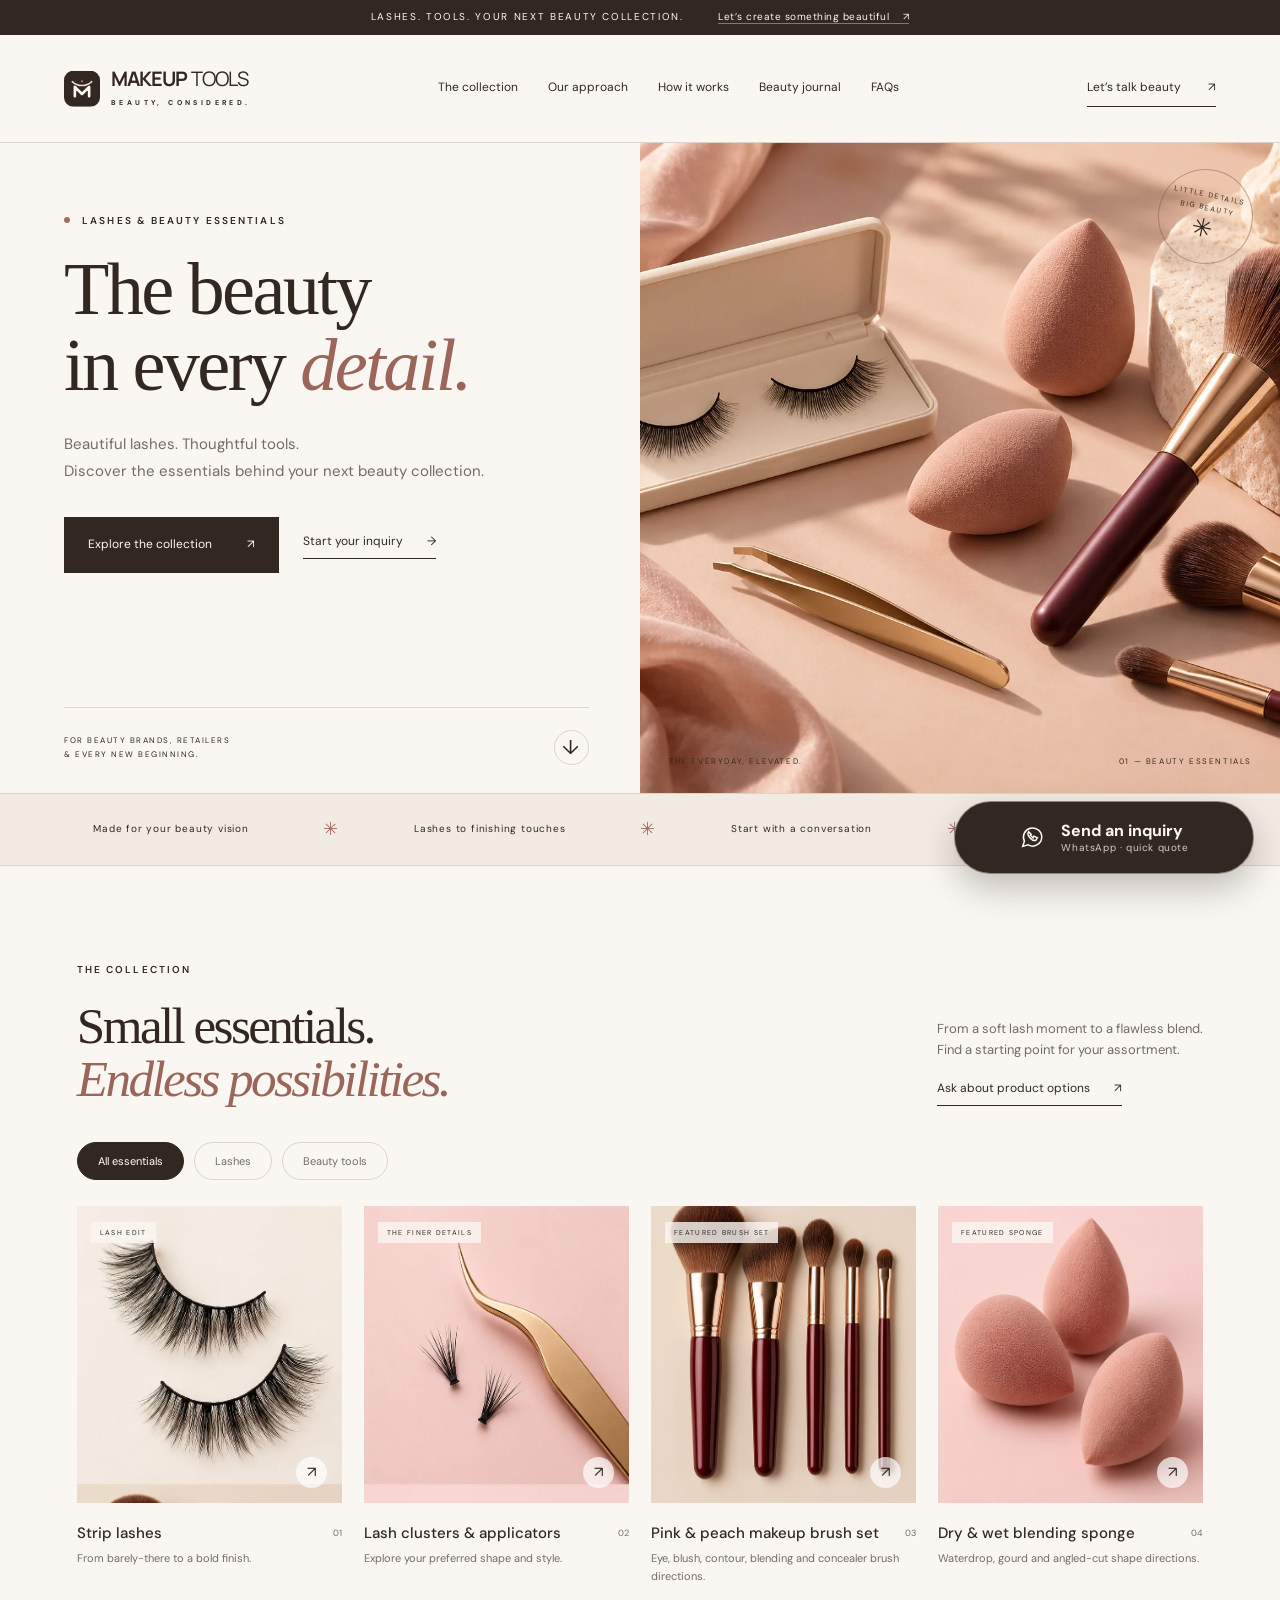
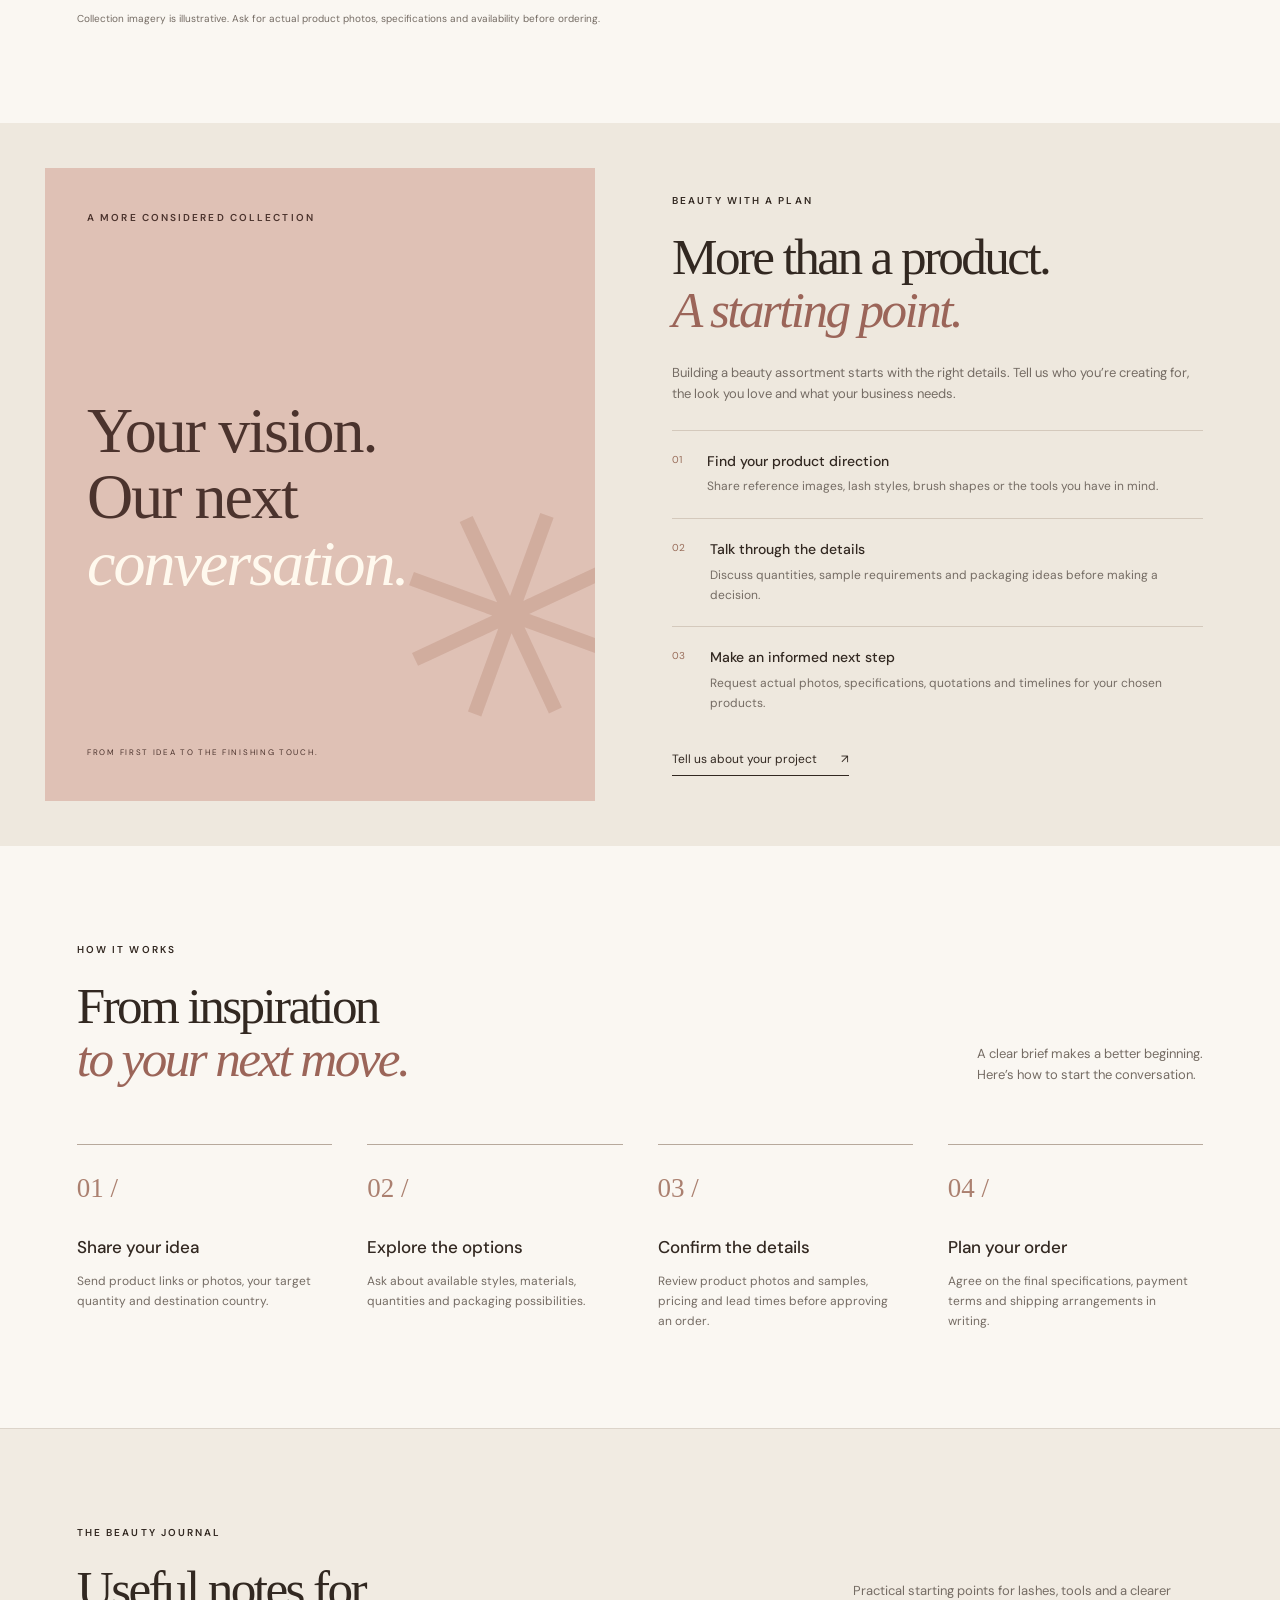
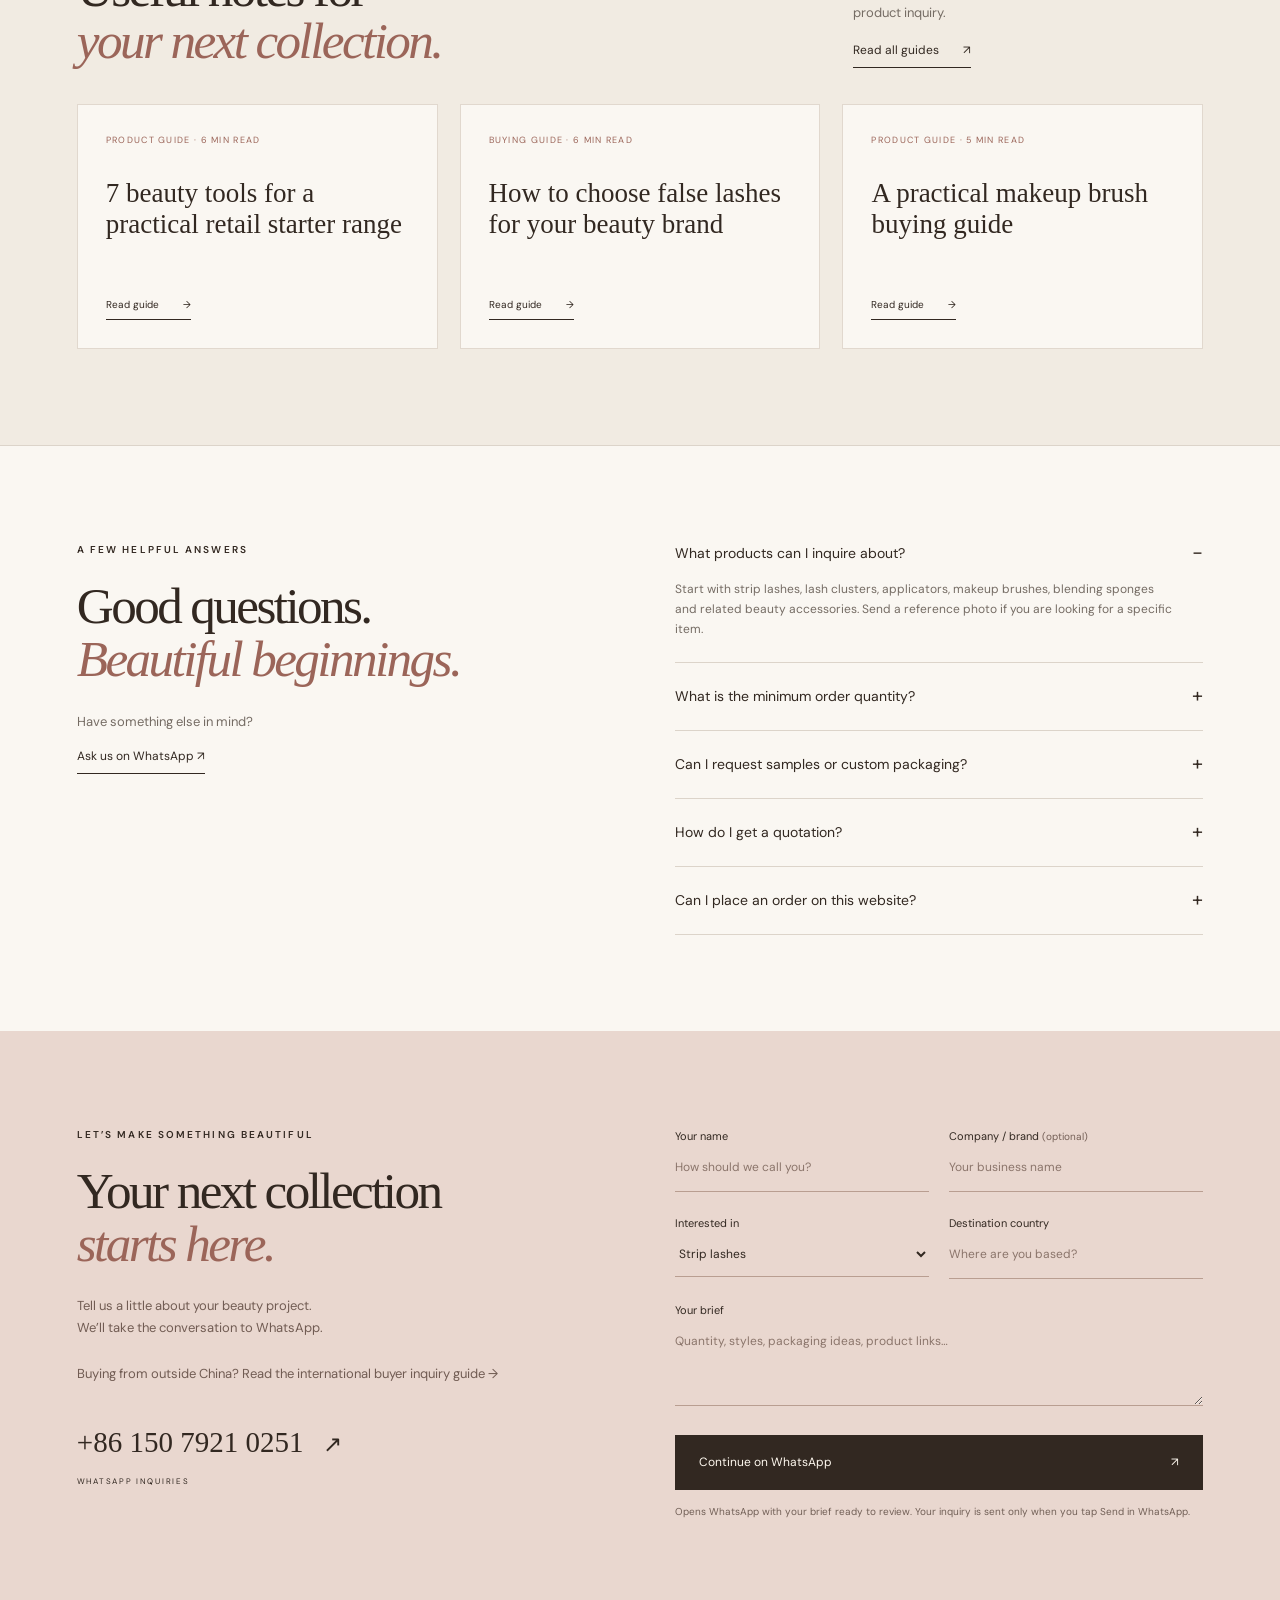
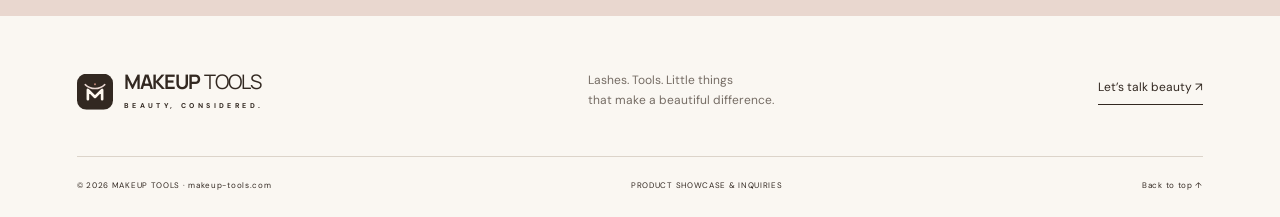
<file: index.html>
<!doctype html>
<html lang="en">
<head>
<meta charset="utf-8">
<meta name="viewport" content="width=device-width,initial-scale=1">
<title>MAKEUP TOOLS | Lashes & Beauty Tools for Your Brand</title>
<meta name="description" content="Explore lashes, makeup brushes, blending sponges and beauty accessories. Read practical beauty-tool guides, then share your product brief with MAKEUP TOOLS on WhatsApp.">
<meta name="robots" content="index,follow,max-image-preview:large">
<link rel="canonical" href="https://makeup-tools.com/">
<meta property="og:url" content="https://makeup-tools.com/">
<meta property="og:image" content="https://makeup-tools.com/hero.webp">
<meta property="og:image:alt" content="False lashes, makeup brushes and blending sponges for a beauty collection">
<meta property="og:site_name" content="MAKEUP TOOLS">
<meta name="theme-color" content="#f5f0e9">
<meta property="og:title" content="MAKEUP TOOLS — The beauty in every detail.">
<meta property="og:description" content="Lashes & beauty tools. A considered collection for your next beauty project.">
<meta property="og:type" content="website">
<meta name="twitter:card" content="summary_large_image">
<meta name="twitter:title" content="MAKEUP TOOLS | Lashes & Beauty Tools for Your Brand">
<meta name="twitter:description" content="Explore lashes and beauty tools, then start a product inquiry on WhatsApp.">
<link rel="manifest" href="site.webmanifest">
<link rel="icon" href="favicon.svg" type="image/svg+xml">
<link rel="preconnect" href="https://fonts.googleapis.com">
<link rel="preconnect" href="https://fonts.gstatic.com" crossorigin>
<link href="https://fonts.googleapis.com/css2?family=DM+Sans:wght@400;500;600;700&family=Manrope:wght@400;500;600;700&display=swap" rel="stylesheet">
<link rel="stylesheet" href="styles.css">
<link rel="stylesheet" href="brand.css">
<link rel="stylesheet" href="blog.css">
<link rel="stylesheet" href="inquiry.css">
<script type="application/ld+json">{"@context":"https://schema.org","@graph":[{"@type":"Organization","@id":"https://makeup-tools.com/#organization","name":"MAKEUP TOOLS","url":"https://makeup-tools.com/","logo":"https://makeup-tools.com/favicon.svg","contactPoint":{"@type":"ContactPoint","telephone":"+86-15079210251","contactType":"sales","availableLanguage":["English","Chinese"]}},{"@type":"WebSite","@id":"https://makeup-tools.com/#website","name":"MAKEUP TOOLS","url":"https://makeup-tools.com/","inLanguage":"en","publisher":{"@id":"https://makeup-tools.com/#organization"}},{"@type":"WebPage","@id":"https://makeup-tools.com/#webpage","url":"https://makeup-tools.com/","name":"MAKEUP TOOLS | Lashes & Beauty Tools for Your Brand","description":"Explore lashes, makeup brushes, blending sponges and beauty accessories, then start a product inquiry on WhatsApp.","isPartOf":{"@id":"https://makeup-tools.com/#website"},"about":["false lashes","makeup brushes","beauty tools"],"primaryImageOfPage":"https://makeup-tools.com/hero.webp","inLanguage":"en"},{"@type":"FAQPage","mainEntity":[{"@type":"Question","name":"What products can I inquire about?","acceptedAnswer":{"@type":"Answer","text":"Inquire about strip lashes, lash clusters, applicators, makeup brushes, blending sponges and related beauty accessories."}},{"@type":"Question","name":"How do I get a quotation?","acceptedAnswer":{"@type":"Answer","text":"Send the product category, references, quantity, packaging requirements and destination country through WhatsApp so the product details can be reviewed."}}]}]}</script>
</head>
<body>
<a class="skip" href="#main">Skip to content</a>
<div class="announcement">LASHES. TOOLS. YOUR NEXT BEAUTY COLLECTION. <a href="#inquiry">Let’s create something beautiful <span>↗</span>
</a>
</div>
<header>
<a class="logo" href="#" aria-label="Makeup Tools home">MAKEUP<span>TOOLS</span>
<i>BEAUTY, CONSIDERED.</i>
</a>
<nav aria-label="Main navigation">
<a href="#collection">The collection</a>
<a href="#approach">Our approach</a>
<a href="#process">How it works</a>
<a href="blog/">Beauty journal</a>
<a href="#faq">FAQs</a>
</nav>
<a class="header-cta" href="#inquiry">Let’s talk beauty <span>↗</span>
</a>
<button class="menu" aria-expanded="false" aria-controls="mobile-nav" aria-label="Open navigation">☰</button>
</header>
<nav id="mobile-nav" class="mobile-nav" aria-label="Mobile navigation" hidden>
<a href="#collection">The collection</a>
<a href="#approach">Our approach</a>
<a href="#process">How it works</a>
<a href="blog/">Beauty journal</a>
<a href="#faq">FAQs</a>
<a href="#inquiry">Get in touch</a>
</nav>
<main id="main">
<section class="hero">
<div class="hero-copy">
<p class="eyebrow">
<span>
</span> LASHES & BEAUTY ESSENTIALS</p>
<h1>The beauty<br>in every <em>detail.</em>
</h1>
<p class="intro">Beautiful lashes. Thoughtful tools.<br>Discover the essentials behind your next beauty collection.</p>
<div class="hero-actions">
<a class="button dark" href="#collection">Explore the collection <span>↗</span>
</a>
<a class="text-link" href="#inquiry">Start your inquiry <span>→</span>
</a>
</div>
<div class="hero-bottom">
<span>FOR BEAUTY BRANDS, RETAILERS<br>& EVERY NEW BEGINNING.</span>
<a href="#collection" aria-label="Scroll to the collection">↓</a>
</div>
</div>
<div class="hero-visual">
<img src="hero.webp" width="1536" height="1024" alt="Illustrative still life of false lashes, burgundy makeup brushes and blending sponges" fetchpriority="high">
<div class="image-label">THE EVERYDAY, ELEVATED.<span>01 — BEAUTY ESSENTIALS</span>
</div>
<span class="round-stamp">LITTLE DETAILS<br>BIG BEAUTY<br>
<b>✳</b>
</span>
</div>
</section>
<div class="values-strip">
<span>Made for your beauty vision</span>
<b>✳</b>
<span>Lashes to finishing touches</span>
<b>✳</b>
<span>Start with a conversation</span>
<b>✳</b>
<span>Your collection, considered</span>
</div>
<section class="collection section" id="collection">
<div class="section-top">
<div>
<p class="eyebrow">THE COLLECTION</p>
<h2>Small essentials.<br>
<em>Endless possibilities.</em>
</h2>
</div>
<div class="section-note">
<p>From a soft lash moment to a flawless blend.<br>Find a starting point for your assortment.</p>
<a class="text-link" href="#inquiry">Ask about product options <span>↗</span>
</a>
</div>
</div>
<div class="filters" role="group" aria-label="Filter collection">
<button class="active" data-filter="all" aria-pressed="true">All essentials</button>
<button data-filter="lashes" aria-pressed="false">Lashes</button>
<button data-filter="tools" aria-pressed="false">Beauty tools</button>
</div>
<div class="products">
<article class="product" data-category="lashes">
<a href="#inquiry" data-product="Strip lashes">
<div class="product-image quadrant q1">
<span class="product-tag">LASH EDIT</span>
<span class="card-arrow">↗</span>
</div>
<div class="product-title">
<h3>Strip lashes</h3>
<span>01</span>
</div>
<p>From barely-there to a bold finish.</p>
</a>
</article>
<article class="product" data-category="lashes">
<a href="#inquiry" data-product="Lash clusters & applicators">
<div class="product-image quadrant q2">
<span class="product-tag">THE FINER DETAILS</span>
<span class="card-arrow">↗</span>
</div>
<div class="product-title">
<h3>Lash clusters & applicators</h3>
<span>02</span>
</div>
<p>Explore your preferred shape and style.</p>
</a>
</article>
<article class="product" data-category="tools">
<a href="#inquiry" data-product="Pink & peach makeup brush set">
<div class="product-image quadrant q3">
<span class="product-tag">FEATURED BRUSH SET</span>
<span class="card-arrow">↗</span>
</div>
<div class="product-title">
<h3>Pink &amp; peach makeup brush set</h3>
<span>03</span>
</div>
<p>Eye, blush, contour, blending and concealer brush directions.</p>
</a>
</article>
<article class="product" data-category="tools">
<a href="#inquiry" data-product="Dry & wet makeup blending sponge">
<div class="product-image quadrant q4">
<span class="product-tag">FEATURED SPONGE</span>
<span class="card-arrow">↗</span>
</div>
<div class="product-title">
<h3>Dry &amp; wet blending sponge</h3>
<span>04</span>
</div>
<p>Waterdrop, gourd and angled-cut shape directions.</p>
</a>
</article>
</div>
<p class="image-disclosure">Collection imagery is illustrative. Ask for actual product photos, specifications and availability before ordering.</p>
</section>
<section class="approach" id="approach">
<div class="approach-art">
<span class="eyebrow">A MORE CONSIDERED COLLECTION</span>
<p>Your vision.<br>Our next<br>
<em>conversation.</em>
</p>
<span class="art-star">✳</span>
<span class="art-caption">FROM FIRST IDEA TO THE FINISHING TOUCH.</span>
</div>
<div class="approach-copy">
<p class="eyebrow">BEAUTY WITH A PLAN</p>
<h2>More than a product.<br>
<em>A starting point.</em>
</h2>
<p>Building a beauty assortment starts with the right details. Tell us who you’re creating for, the look you love and what your business needs.</p>
<div class="approach-row">
<span>01</span>
<div>
<h3>Find your product direction</h3>
<p>Share reference images, lash styles, brush shapes or the tools you have in mind.</p>
</div>
</div>
<div class="approach-row">
<span>02</span>
<div>
<h3>Talk through the details</h3>
<p>Discuss quantities, sample requirements and packaging ideas before making a decision.</p>
</div>
</div>
<div class="approach-row">
<span>03</span>
<div>
<h3>Make an informed next step</h3>
<p>Request actual photos, specifications, quotations and timelines for your chosen products.</p>
</div>
</div>
<a class="text-link" href="#inquiry">Tell us about your project <span>↗</span>
</a>
</div>
</section>
<section class="section process" id="process">
<div class="section-top">
<div>
<p class="eyebrow">HOW IT WORKS</p>
<h2>From inspiration<br>
<em>to your next move.</em>
</h2>
</div>
<p class="section-note">A clear brief makes a better beginning.<br>Here’s how to start the conversation.</p>
</div>
<div class="steps">
<article>
<span>01 /</span>
<h3>Share your idea</h3>
<p>Send product links or photos, your target quantity and destination country.</p>
</article>
<article>
<span>02 /</span>
<h3>Explore the options</h3>
<p>Ask about available styles, materials, quantities and packaging possibilities.</p>
</article>
<article>
<span>03 /</span>
<h3>Confirm the details</h3>
<p>Review product photos and samples, pricing and lead times before approving an order.</p>
</article>
<article>
<span>04 /</span>
<h3>Plan your order</h3>
<p>Agree on the final specifications, payment terms and shipping arrangements in writing.</p>
</article>
</div>
</section>
<section class="journal section" id="journal">
<div class="section-top">
<div>
<p class="eyebrow">THE BEAUTY JOURNAL</p>
<h2>Useful notes for<br>
<em>your next collection.</em>
</h2>
</div>
<div class="section-note">
<p>Practical starting points for lashes, tools and a clearer product inquiry.</p>
<a class="text-link" href="blog/">Read all guides <span>↗</span>
</a>
</div>
</div>
<div class="journal-grid">
<article>
<p>PRODUCT GUIDE · 6 MIN READ</p>
<h3><a href="blog/beauty-tool-starter-range-for-retailers.html">7 beauty tools for a practical retail starter range</a></h3>
<a class="text-link" href="blog/beauty-tool-starter-range-for-retailers.html">Read guide <span>→</span></a>
</article>
<article>
<p>BUYING GUIDE · 6 MIN READ</p>
<h3>
<a href="blog/how-to-choose-false-lashes-for-your-beauty-brand.html">How to choose false lashes for your beauty brand</a>
</h3>
<a class="text-link" href="blog/how-to-choose-false-lashes-for-your-beauty-brand.html">Read guide <span>→</span>
</a>
</article>
<article>
<p>PRODUCT GUIDE · 5 MIN READ</p>
<h3>
<a href="blog/makeup-brush-buying-guide.html">A practical makeup brush buying guide</a>
</h3>
<a class="text-link" href="blog/makeup-brush-buying-guide.html">Read guide <span>→</span>
</a>
</article>
</div>
</section>
<section class="faq section" id="faq">
<div>
<p class="eyebrow">A FEW HELPFUL ANSWERS</p>
<h2>Good questions.<br>
<em>Beautiful beginnings.</em>
</h2>
<p>Have something else in mind?<br>
<a class="text-link whatsapp" href="https://wa.me/8615079210251" target="_blank" rel="noopener">Ask us on WhatsApp ↗</a>
</p>
</div>
<div class="faq-items">
<details open>
<summary>What products can I inquire about?</summary>
<p>Start with strip lashes, lash clusters, applicators, makeup brushes, blending sponges and related beauty accessories. Send a reference photo if you are looking for a specific item.</p>
</details>
<details>
<summary>What is the minimum order quantity?</summary>
<p>Minimum quantities depend on the item, style and packaging. Share your desired quantity so we can discuss suitable options. No single minimum applies to all products.</p>
</details>
<details>
<summary>Can I request samples or custom packaging?</summary>
<p>Yes, include your sample or packaging requirements in your inquiry. Availability, customization options, sample costs and lead times need to be confirmed for the specific product.</p>
</details>
<details>
<summary>How do I get a quotation?</summary>
<p>Send the product category, reference photos or links, quantity, packaging requirements and delivery country through WhatsApp. Pricing and shipping are confirmed after the brief is reviewed.</p>
</details>
<details>
<summary>Can I place an order on this website?</summary>
<p>This is a product showcase and inquiry website. Product specifications, availability, payment and delivery terms are agreed directly before an order is placed.</p>
</details>
</div>
</section>
<section class="inquiry section" id="inquiry">
<div>
<p class="eyebrow">LET’S MAKE SOMETHING BEAUTIFUL</p>
<h2>Your next collection<br>
<em>starts here.</em>
</h2>
<p>Tell us a little about your beauty project.<br>We’ll take the conversation to WhatsApp.</p>
<p class="international-note">Buying from outside China? <a href="international-beauty-tool-inquiries.html">Read the international buyer inquiry guide →</a></p>
<a class="contact-number" href="https://wa.me/8615079210251" target="_blank" rel="noopener">+86 150 7921 0251 <span>↗</span>
</a>
<span class="small">WHATSAPP INQUIRIES</span>
</div>
<form id="inquiry-form">
<div class="form-row">
<label>Your name<input name="name" autocomplete="name" placeholder="How should we call you?" required maxlength="100">
</label>
<label>Company / brand <span>(optional)</span>
<input name="company" autocomplete="organization" placeholder="Your business name" maxlength="150">
</label>
</div>
<div class="form-row">
<label>Interested in<select name="product" id="product-select">
<option>Strip lashes</option>
<option>Lash clusters & applicators</option>
<option>Makeup brushes</option>
<option>Sponges & beauty accessories</option>
<option>Pink &amp; peach makeup brush set</option>
<option>Dry &amp; wet makeup blending sponge</option>
<option>Mixed beauty collection</option>
</select>
</label>
<label>Destination country<input name="country" autocomplete="country-name" placeholder="Where are you based?" required maxlength="100">
</label>
</div>
<label>Your brief<textarea name="brief" rows="3" placeholder="Quantity, styles, packaging ideas, product links…" required maxlength="2500">
</textarea>
</label>
<button class="button dark" type="submit">Continue on WhatsApp <span>↗</span>
</button>
<p class="form-note">Opens WhatsApp with your brief ready to review. Your inquiry is sent only when you tap Send in WhatsApp.</p>
</form>
</section>
</main>
<footer>
<div class="footer-top">
<a class="logo" href="#">MAKEUP<span>TOOLS</span>
<i>BEAUTY, CONSIDERED.</i>
</a>
<p>Lashes. Tools. Little things<br>that make a beautiful difference.</p>
<a class="text-link" href="https://wa.me/8615079210251" target="_blank" rel="noopener">Let’s talk beauty ↗</a>
</div>
<div class="footer-bottom">
<span>© <span id="year">2026</span> MAKEUP TOOLS · makeup-tools.com</span>
<span>PRODUCT SHOWCASE & INQUIRIES</span>
<a href="#">Back to top ↑</a>
</div>
</footer>
<a class="floating-wa" href="https://wa.me/8615079210251?text=Hello%20MAKEUP%20TOOLS%2C%20I%20would%20like%20a%20quotation%20for%20beauty%20tools.%0A%0AProduct%3A%0AQuantity%3A%0ADestination%3A" target="_blank" rel="noopener" aria-label="Send a beauty product inquiry on WhatsApp">
<svg viewBox="0 0 32 32" width="28" height="28" fill="none" stroke="currentColor" stroke-width="1.7">
<path d="M26 15.5A10.5 10.5 0 0 1 10.4 25l-6.2 1.8 1.9-6A10.5 10.5 0 1 1 26 15.5Z"/>
<path d="M11 10c-3 4 4 11 8 10l2-3-4-2-1 2-3-3 1-1-3-3Z"/>
</svg>
<span>
<b>Send an inquiry</b>
<small>WhatsApp · quick quote</small>
</span>
</a>
<script src="script.js">
</script>
</body>
</html>
</file>
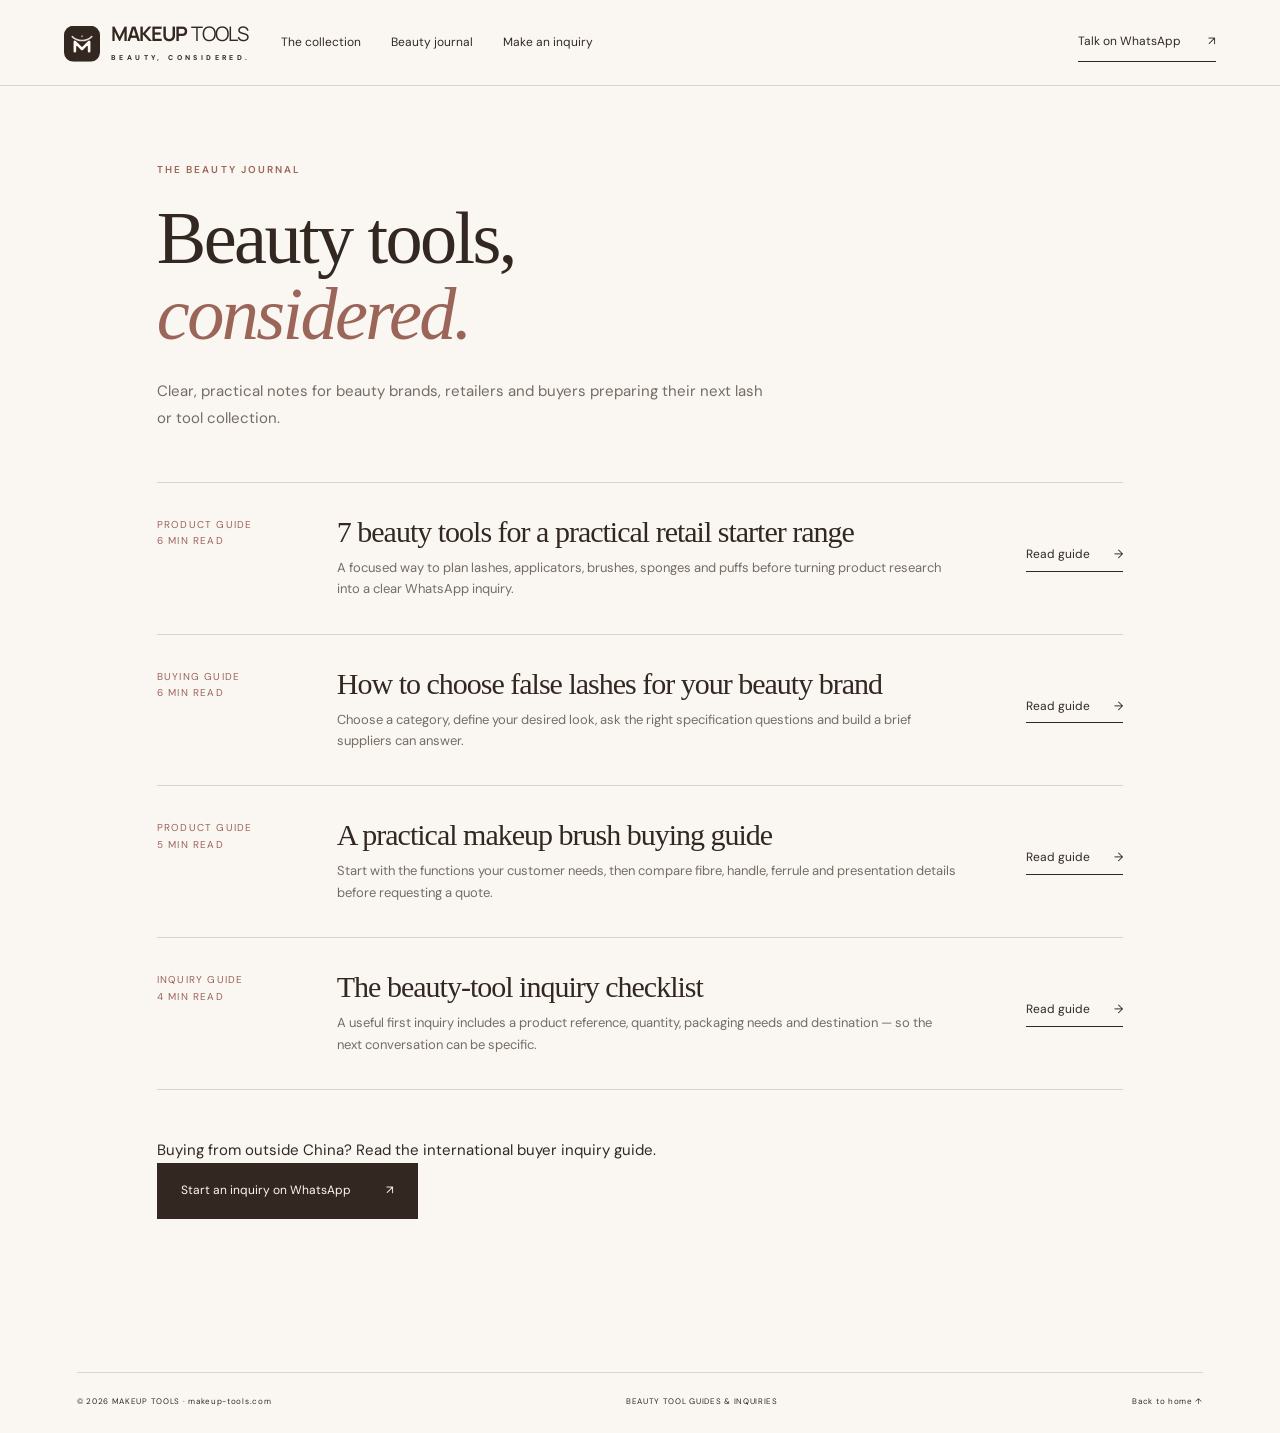
<file: blog/index.html>
<!doctype html>
<html lang="en">
<head>
<meta charset="utf-8">
<meta name="viewport" content="width=device-width,initial-scale=1">
<title>Beauty Tool Guides | MAKEUP TOOLS</title>
<meta name="description" content="Practical guides for beauty brands and buyers: false lashes, makeup brushes and a clearer beauty-tool inquiry.">
<meta name="robots" content="index,follow,max-image-preview:large">
<link rel="canonical" href="https://makeup-tools.com/blog/">
<meta property="og:type" content="website">
<meta property="og:title" content="Beauty Tool Guides | MAKEUP TOOLS">
<meta property="og:description" content="Practical guides for lashes, makeup brushes and beauty-tool inquiries.">
<meta property="og:url" content="https://makeup-tools.com/blog/">
<meta property="og:image" content="https://makeup-tools.com/hero.webp">
<meta property="og:image:alt" content="False lashes, makeup brushes and blending sponges for a beauty collection">
<meta property="og:site_name" content="MAKEUP TOOLS">
<meta name="twitter:card" content="summary_large_image">
<meta name="twitter:title" content="Beauty Tool Guides | MAKEUP TOOLS">
<meta name="twitter:description" content="Practical guides for lashes, makeup brushes and beauty-tool inquiries.">
<link rel="icon" href="../favicon.svg" type="image/svg+xml">
<link rel="preconnect" href="https://fonts.googleapis.com">
<link rel="preconnect" href="https://fonts.gstatic.com" crossorigin>
<link href="https://fonts.googleapis.com/css2?family=DM+Sans:wght@400;500;600;700&family=Manrope:wght@400;500;600;700&display=swap" rel="stylesheet">
<link rel="stylesheet" href="../styles.css">
<link rel="stylesheet" href="../brand.css">
<link rel="stylesheet" href="../blog.css">
<script type="application/ld+json">{"@context":"https://schema.org","@type":"CollectionPage","name":"Beauty Tool Guides","url":"https://makeup-tools.com/blog/","inLanguage":"en","mainEntity":{"@type":"ItemList","itemListElement":[{"@type":"ListItem","position":1,"url":"https://makeup-tools.com/blog/beauty-tool-starter-range-for-retailers.html"},{"@type":"ListItem","position":2,"url":"https://makeup-tools.com/blog/how-to-choose-false-lashes-for-your-beauty-brand.html"},{"@type":"ListItem","position":3,"url":"https://makeup-tools.com/blog/makeup-brush-buying-guide.html"},{"@type":"ListItem","position":4,"url":"https://makeup-tools.com/blog/beauty-tool-inquiry-checklist.html"}]}}</script>
</head>
<body>
<a class="skip" href="#main">Skip to content</a>
<header class="blog-nav">
<a class="logo" href="../" aria-label="Makeup Tools home">MAKEUP<span>TOOLS</span>
<i>BEAUTY, CONSIDERED.</i>
</a>
<nav aria-label="Main navigation">
<a href="../#collection">The collection</a>
<a href="./">Beauty journal</a>
<a href="../#inquiry">Make an inquiry</a>
</nav>
<a class="header-cta" href="https://wa.me/8615079210251" target="_blank" rel="noopener">Talk on WhatsApp <span>↗</span>
</a>
</header>
<main id="main" class="blog-page">
<div class="blog-header">
<p class="eyebrow">THE BEAUTY JOURNAL</p>
<h1>Beauty tools,<br>
<em>considered.</em>
</h1>
<p class="intro">Clear, practical notes for beauty brands, retailers and buyers preparing their next lash or tool collection.</p>
</div>
<section class="blog-list" aria-label="Beauty tool articles">
<article class="blog-card">
<p>PRODUCT GUIDE<br>6 MIN READ</p>
<div><h2><a href="beauty-tool-starter-range-for-retailers.html">7 beauty tools for a practical retail starter range</a></h2><p class="summary">A focused way to plan lashes, applicators, brushes, sponges and puffs before turning product research into a clear WhatsApp inquiry.</p></div>
<a class="text-link" href="beauty-tool-starter-range-for-retailers.html">Read guide <span>→</span></a>
</article>
<article class="blog-card">
<p>BUYING GUIDE<br>6 MIN READ</p>
<div>
<h2>
<a href="how-to-choose-false-lashes-for-your-beauty-brand.html">How to choose false lashes for your beauty brand</a>
</h2>
<p class="summary">Choose a category, define your desired look, ask the right specification questions and build a brief suppliers can answer.</p>
</div>
<a class="text-link" href="how-to-choose-false-lashes-for-your-beauty-brand.html">Read guide <span>→</span>
</a>
</article>
<article class="blog-card">
<p>PRODUCT GUIDE<br>5 MIN READ</p>
<div>
<h2>
<a href="makeup-brush-buying-guide.html">A practical makeup brush buying guide</a>
</h2>
<p class="summary">Start with the functions your customer needs, then compare fibre, handle, ferrule and presentation details before requesting a quote.</p>
</div>
<a class="text-link" href="makeup-brush-buying-guide.html">Read guide <span>→</span>
</a>
</article>
<article class="blog-card">
<p>INQUIRY GUIDE<br>4 MIN READ</p>
<div>
<h2>
<a href="beauty-tool-inquiry-checklist.html">The beauty-tool inquiry checklist</a>
</h2>
<p class="summary">A useful first inquiry includes a product reference, quantity, packaging needs and destination — so the next conversation can be specific.</p>
</div>
<a class="text-link" href="beauty-tool-inquiry-checklist.html">Read guide <span>→</span>
</a>
</article>
</section>
<div class="blog-footer-cta">
<p class="summary">Buying from outside China? <a href="../international-beauty-tool-inquiries.html">Read the international buyer inquiry guide</a>.</p>
<a class="button dark" href="https://wa.me/8615079210251" target="_blank" rel="noopener">Start an inquiry on WhatsApp <span>↗</span>
</a>
</div>
</main>
<footer>
<div class="footer-bottom">
<span>© 2026 MAKEUP TOOLS · makeup-tools.com</span>
<span>BEAUTY TOOL GUIDES & INQUIRIES</span>
<a href="../">Back to home ↑</a>
</div>
</footer>
</body>
</html>
</file>
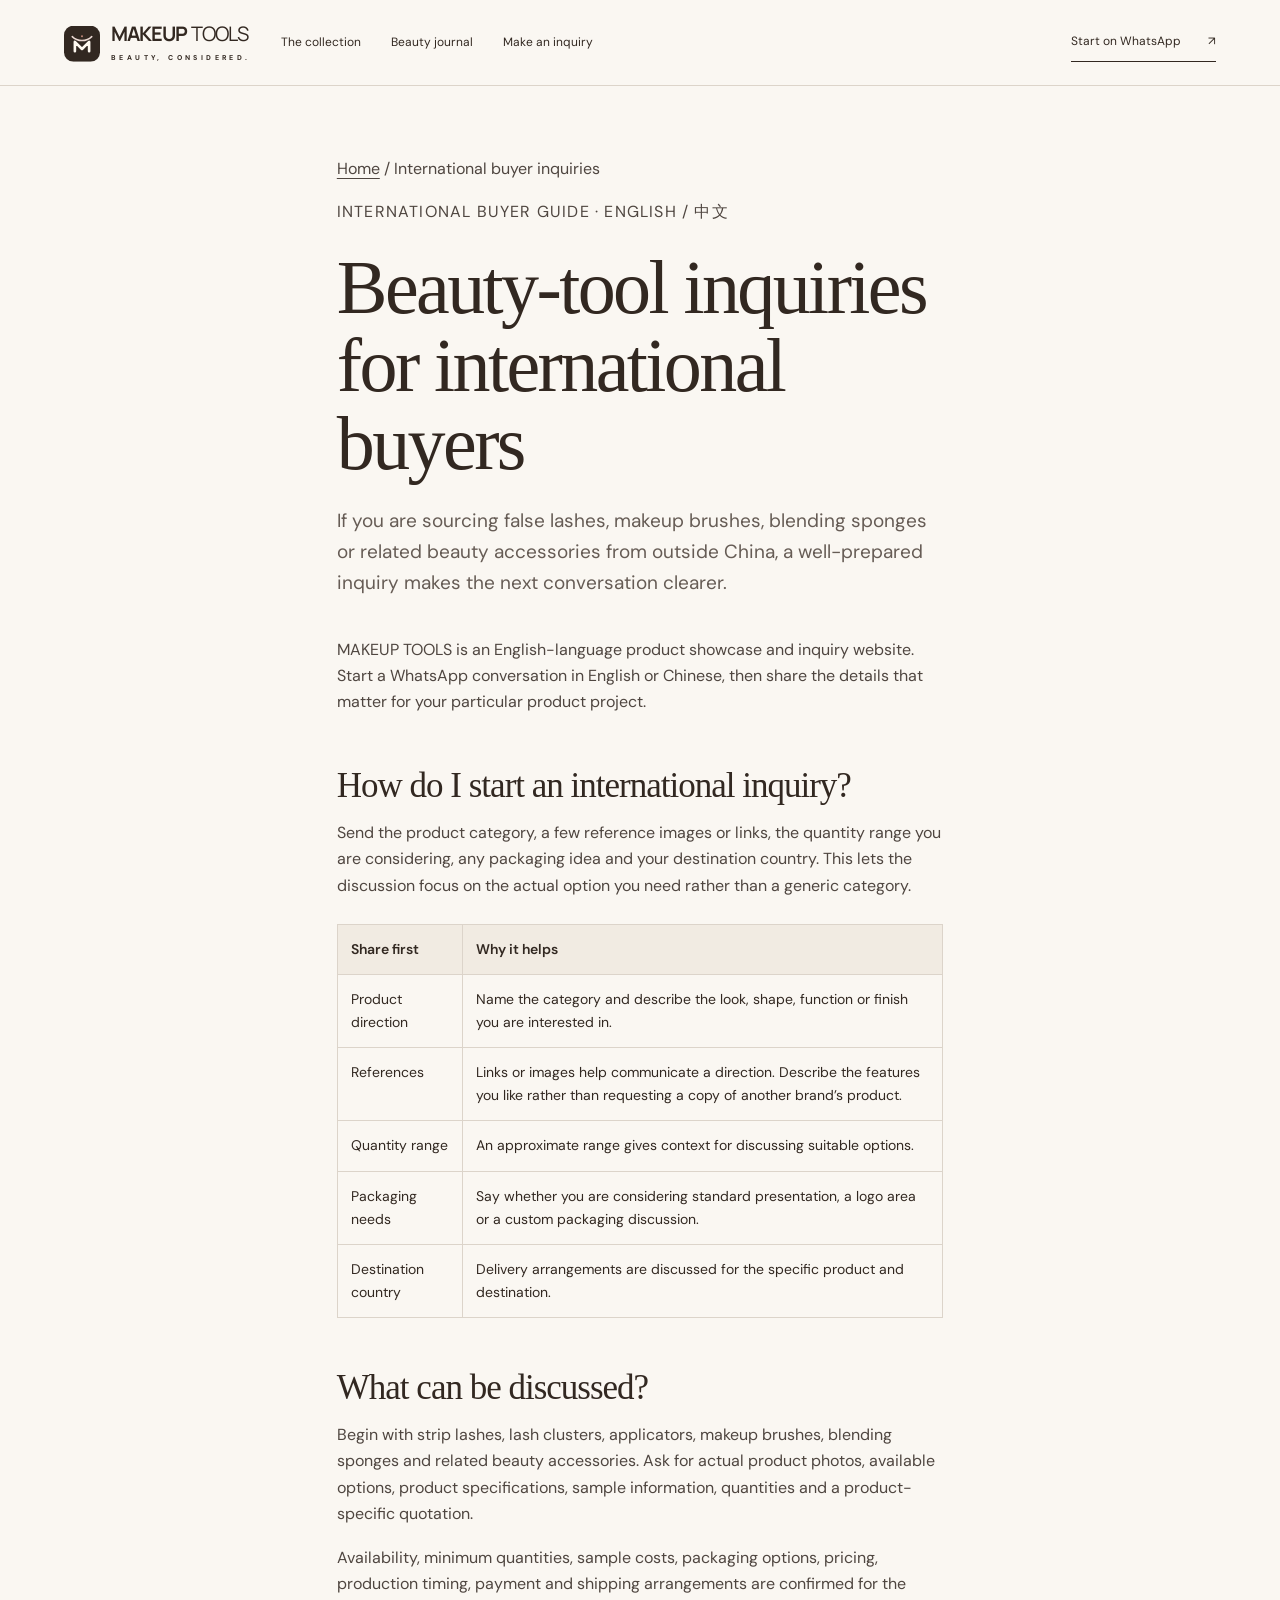
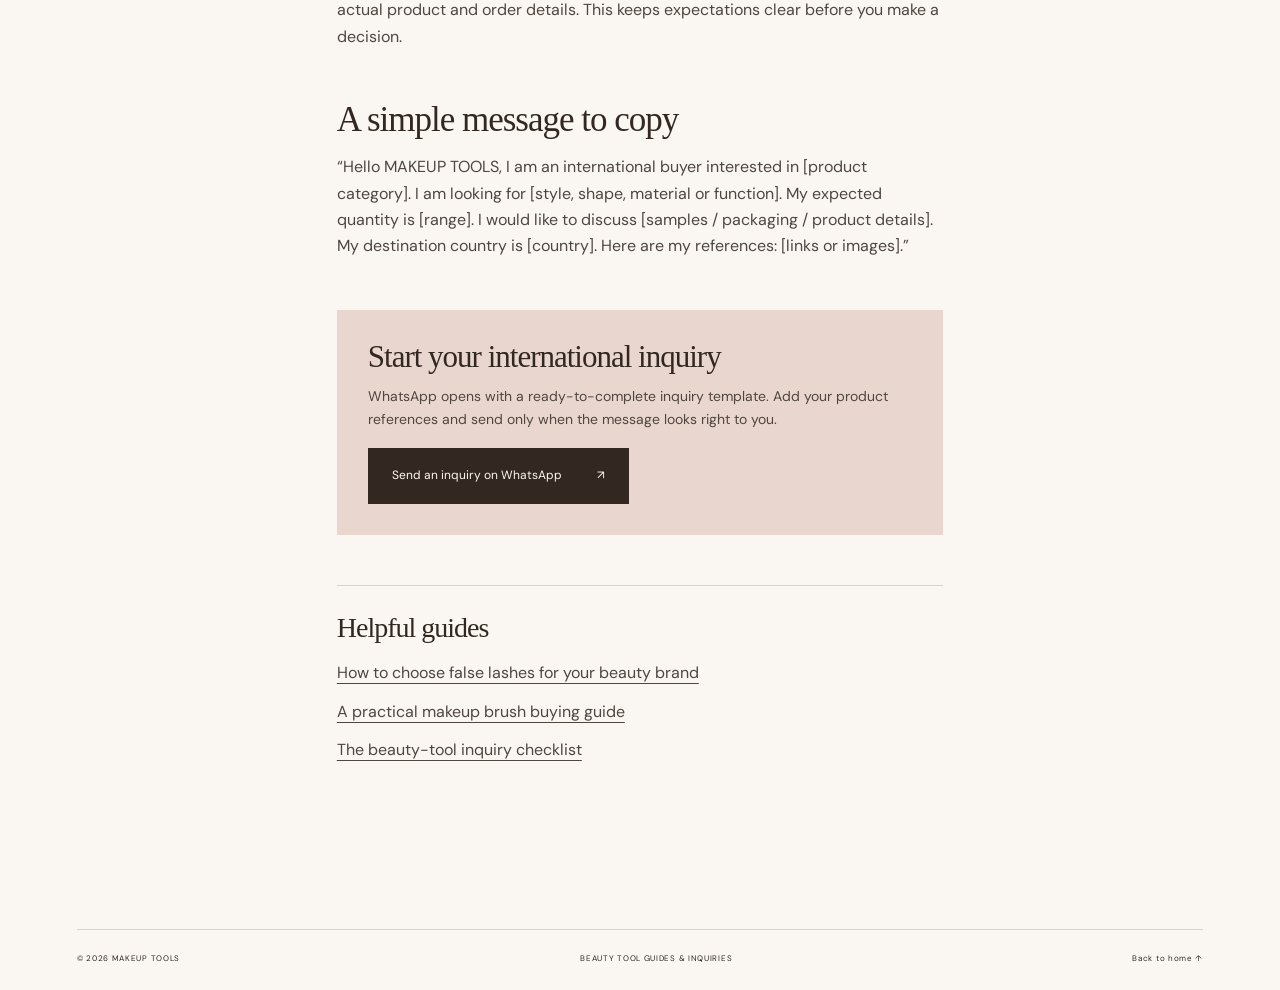
<file: international-beauty-tool-inquiries.html>
<!doctype html>
<html lang="en">
<head>
<meta charset="utf-8">
<meta name="viewport" content="width=device-width,initial-scale=1">
<title>Beauty Tool Inquiries for International Buyers | MAKEUP TOOLS</title>
<meta name="description" content="An English-language guide for international beauty brands, retailers and buyers preparing an inquiry for false lashes, makeup brushes and beauty tools.">
<meta name="robots" content="index,follow,max-image-preview:large">
<link rel="canonical" href="https://makeup-tools.com/international-beauty-tool-inquiries.html">
<meta property="og:type" content="website">
<meta property="og:title" content="Beauty Tool Inquiries for International Buyers | MAKEUP TOOLS">
<meta property="og:description" content="A clear starting point for international buyers preparing a false-lash or beauty-tool inquiry.">
<meta property="og:url" content="https://makeup-tools.com/international-beauty-tool-inquiries.html">
<meta property="og:image" content="https://makeup-tools.com/hero.webp">
<meta property="og:image:alt" content="False lashes, makeup brushes and blending sponges for a beauty collection">
<meta property="og:site_name" content="MAKEUP TOOLS">
<meta name="twitter:card" content="summary_large_image">
<link rel="icon" href="favicon.svg" type="image/svg+xml">
<link rel="preconnect" href="https://fonts.googleapis.com">
<link rel="preconnect" href="https://fonts.gstatic.com" crossorigin>
<link href="https://fonts.googleapis.com/css2?family=DM+Sans:wght@400;500;600;700&family=Manrope:wght@400;500;600;700&display=swap" rel="stylesheet">
<link rel="stylesheet" href="styles.css">
<link rel="stylesheet" href="brand.css">
<link rel="stylesheet" href="blog.css">
<link rel="stylesheet" href="inquiry.css">
<script type="application/ld+json">{"@context":"https://schema.org","@graph":[{"@type":"WebPage","@id":"https://makeup-tools.com/international-beauty-tool-inquiries.html#webpage","url":"https://makeup-tools.com/international-beauty-tool-inquiries.html","name":"Beauty Tool Inquiries for International Buyers | MAKEUP TOOLS","description":"An English-language guide for international beauty brands, retailers and buyers preparing a beauty-tool inquiry.","inLanguage":"en","about":["international beauty buyers","false lashes","makeup brushes","beauty tools"]},{"@type":"FAQPage","mainEntity":[{"@type":"Question","name":"Can buyers outside China start an inquiry?","acceptedAnswer":{"@type":"Answer","text":"Yes. International buyers can send an English or Chinese WhatsApp inquiry with the product category, references, expected quantity, packaging requirements and destination country."}},{"@type":"Question","name":"What should an international beauty-tool inquiry include?","acceptedAnswer":{"@type":"Answer","text":"Include the product category, product references, approximate quantity, packaging requirements, destination country and any target timeline. Product availability, specifications, pricing and shipping are confirmed for the specific inquiry."}}]},{"@type":"BreadcrumbList","itemListElement":[{"@type":"ListItem","position":1,"name":"Home","item":"https://makeup-tools.com/"},{"@type":"ListItem","position":2,"name":"International buyer inquiries"}]}]}</script>
</head>
<body>
<a class="skip" href="#main">Skip to content</a>
<header class="blog-nav">
<a class="logo" href="./" aria-label="Makeup Tools home">MAKEUP<span>TOOLS</span><i>BEAUTY, CONSIDERED.</i></a>
<nav aria-label="Main navigation"><a href="./#collection">The collection</a><a href="blog/">Beauty journal</a><a href="./#inquiry">Make an inquiry</a></nav>
<a class="header-cta" href="https://wa.me/8615079210251?text=Hello%20MAKEUP%20TOOLS%2C%20I%20am%20an%20international%20buyer%20and%20would%20like%20to%20discuss%20beauty%20tools.%0A%0AProduct%3A%0AQuantity%3A%0ADestination%3A" target="_blank" rel="noopener">Start on WhatsApp <span>↗</span></a>
</header>
<main id="main" class="article">
<p class="breadcrumb"><a href="./">Home</a> / International buyer inquiries</p>
<p class="article-meta">INTERNATIONAL BUYER GUIDE · ENGLISH / 中文</p>
<h1>Beauty-tool inquiries for international buyers</h1>
<p class="lede">If you are sourcing false lashes, makeup brushes, blending sponges or related beauty accessories from outside China, a well-prepared inquiry makes the next conversation clearer.</p>
<p>MAKEUP TOOLS is an English-language product showcase and inquiry website. Start a WhatsApp conversation in English or Chinese, then share the details that matter for your particular product project.</p>
<h2>How do I start an international inquiry?</h2>
<p>Send the product category, a few reference images or links, the quantity range you are considering, any packaging idea and your destination country. This lets the discussion focus on the actual option you need rather than a generic category.</p>
<table><thead><tr><th>Share first</th><th>Why it helps</th></tr></thead><tbody><tr><td>Product direction</td><td>Name the category and describe the look, shape, function or finish you are interested in.</td></tr><tr><td>References</td><td>Links or images help communicate a direction. Describe the features you like rather than requesting a copy of another brand’s product.</td></tr><tr><td>Quantity range</td><td>An approximate range gives context for discussing suitable options.</td></tr><tr><td>Packaging needs</td><td>Say whether you are considering standard presentation, a logo area or a custom packaging discussion.</td></tr><tr><td>Destination country</td><td>Delivery arrangements are discussed for the specific product and destination.</td></tr></tbody></table>
<h2>What can be discussed?</h2>
<p>Begin with strip lashes, lash clusters, applicators, makeup brushes, blending sponges and related beauty accessories. Ask for actual product photos, available options, product specifications, sample information, quantities and a product-specific quotation.</p>
<p>Availability, minimum quantities, sample costs, packaging options, pricing, production timing, payment and shipping arrangements are confirmed for the actual product and order details. This keeps expectations clear before you make a decision.</p>
<h2>A simple message to copy</h2>
<p>“Hello MAKEUP TOOLS, I am an international buyer interested in [product category]. I am looking for [style, shape, material or function]. My expected quantity is [range]. I would like to discuss [samples / packaging / product details]. My destination country is [country]. Here are my references: [links or images].”</p>
<div class="article-cta"><h2>Start your international inquiry</h2><p>WhatsApp opens with a ready-to-complete inquiry template. Add your product references and send only when the message looks right to you.</p><a class="button dark" href="https://wa.me/8615079210251?text=Hello%20MAKEUP%20TOOLS%2C%20I%20am%20an%20international%20buyer%20and%20would%20like%20to%20discuss%20beauty%20tools.%0A%0AProduct%3A%0AReferences%3A%0AQuantity%3A%0APackaging%3A%0ADestination%3A" target="_blank" rel="noopener">Send an inquiry on WhatsApp <span>↗</span></a></div>
<div class="related"><h2>Helpful guides</h2><ul><li><a href="blog/how-to-choose-false-lashes-for-your-beauty-brand.html">How to choose false lashes for your beauty brand</a></li><li><a href="blog/makeup-brush-buying-guide.html">A practical makeup brush buying guide</a></li><li><a href="blog/beauty-tool-inquiry-checklist.html">The beauty-tool inquiry checklist</a></li></ul></div>
</main>
<footer><div class="footer-bottom"><span>© 2026 MAKEUP TOOLS</span><span>BEAUTY TOOL GUIDES & INQUIRIES</span><a href="./">Back to home ↑</a></div></footer>
</body>
</html>
</file>
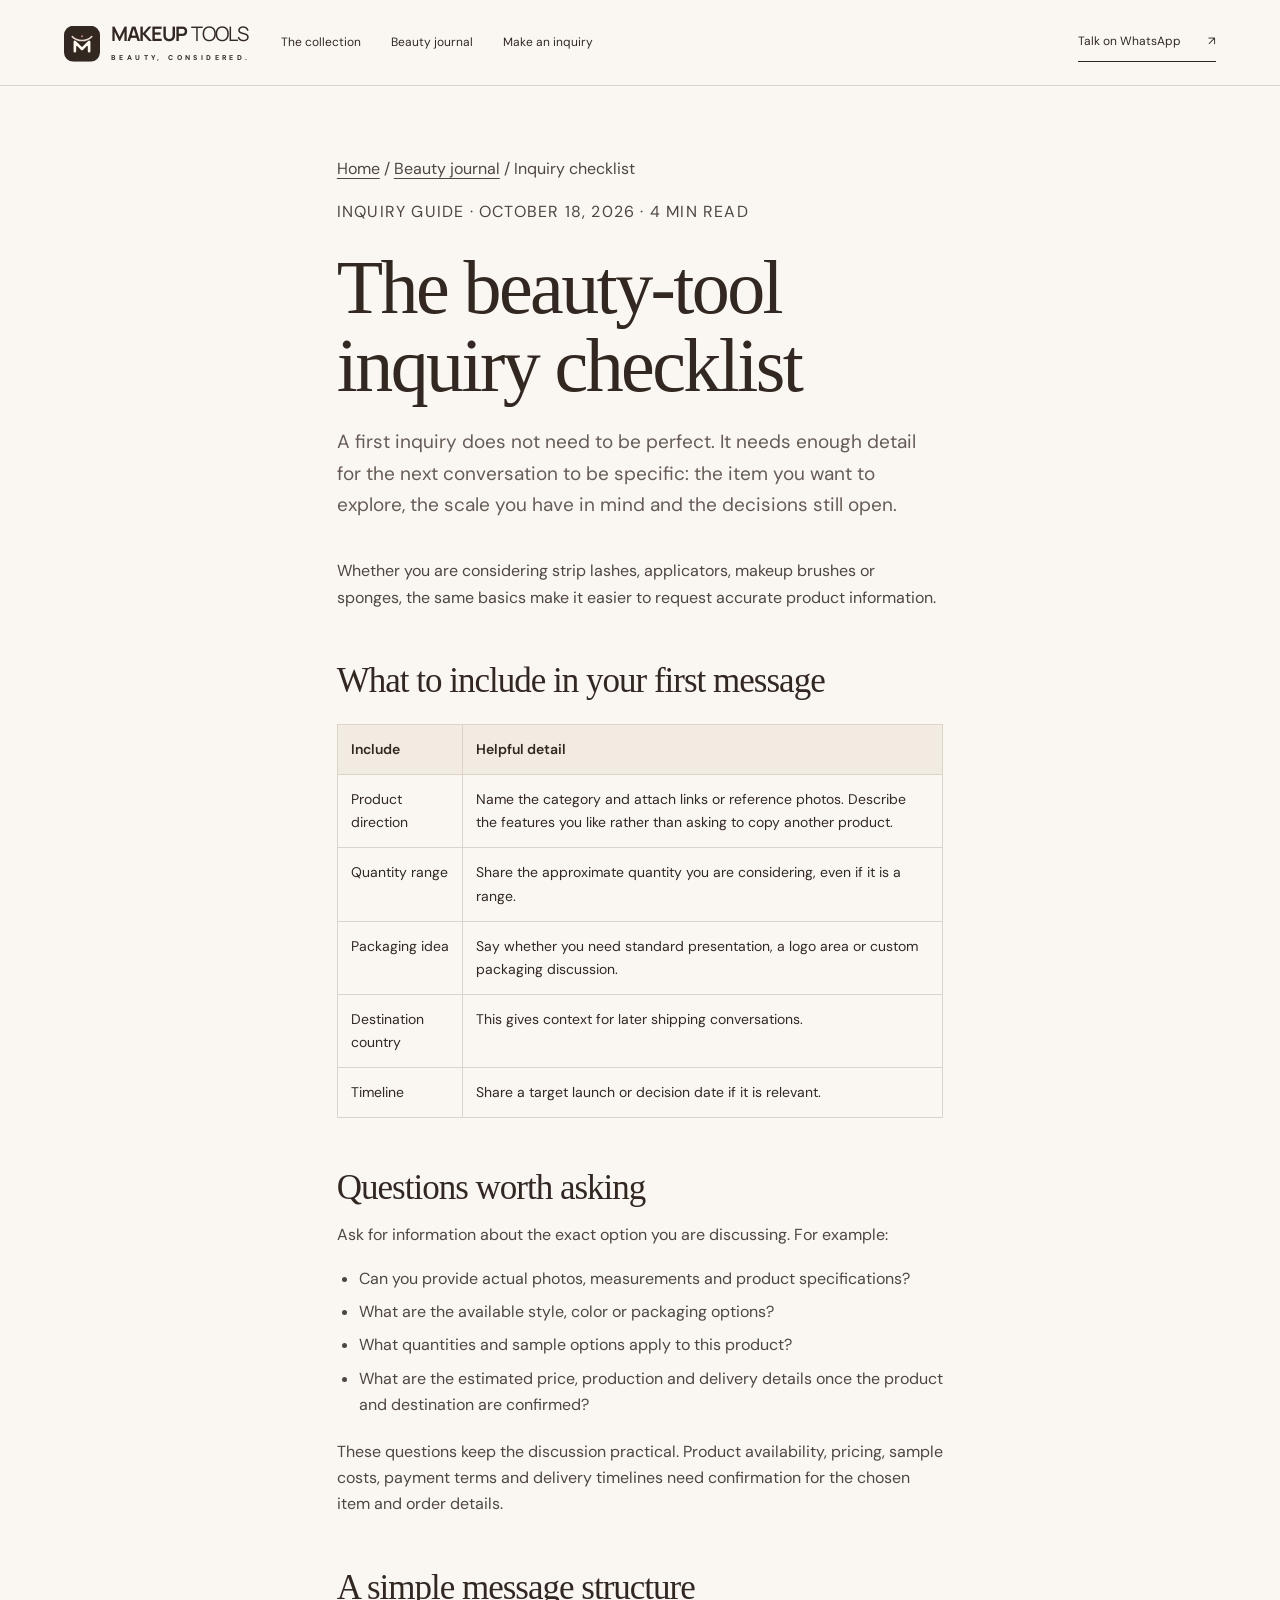
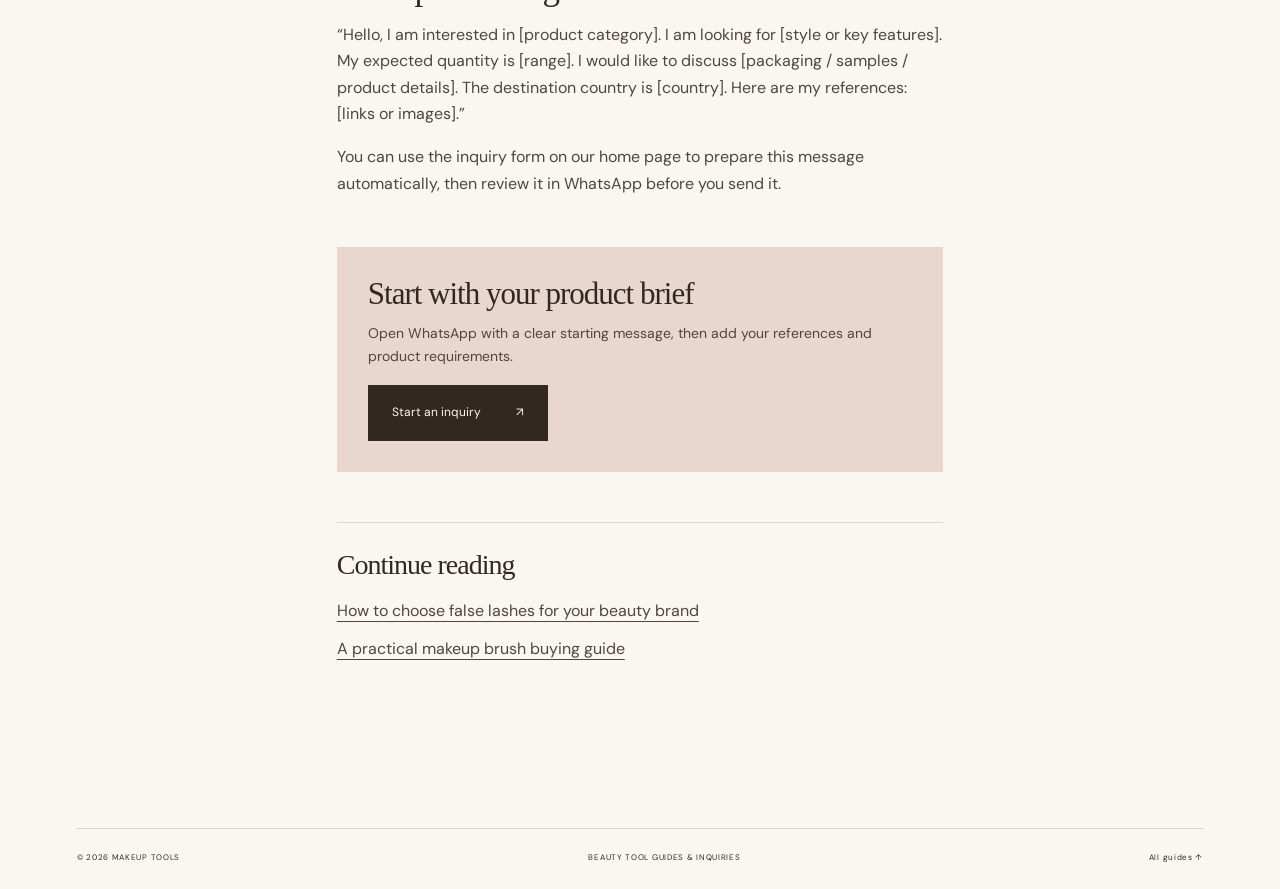
<file: blog/beauty-tool-inquiry-checklist.html>
<!doctype html>
<html lang="en">
<head>
<meta charset="utf-8">
<meta name="viewport" content="width=device-width,initial-scale=1">
<title>The Beauty-Tool Inquiry Checklist | MAKEUP TOOLS</title>
<meta name="description" content="Prepare a useful beauty-tool inquiry with product references, quantity, packaging, destination and the questions that help you compare options.">
<meta name="robots" content="index,follow,max-image-preview:large">
<link rel="canonical" href="https://makeup-tools.com/blog/beauty-tool-inquiry-checklist.html">
<meta property="og:type" content="article">
<meta property="og:title" content="The Beauty-Tool Inquiry Checklist">
<meta property="og:description" content="The information that helps turn a first product inquiry into a useful conversation.">
<meta property="og:url" content="https://makeup-tools.com/blog/beauty-tool-inquiry-checklist.html">
<meta property="og:image" content="https://makeup-tools.com/hero.webp">
<meta property="og:image:alt" content="False lashes, makeup brushes and blending sponges for a beauty collection">
<meta property="og:site_name" content="MAKEUP TOOLS">
<meta name="twitter:card" content="summary_large_image">
<meta name="twitter:title" content="The Beauty-Tool Inquiry Checklist">
<meta name="twitter:description" content="The information that helps turn a first product inquiry into a useful conversation.">
<link rel="icon" href="../favicon.svg" type="image/svg+xml">
<link rel="preconnect" href="https://fonts.googleapis.com">
<link rel="preconnect" href="https://fonts.gstatic.com" crossorigin>
<link href="https://fonts.googleapis.com/css2?family=DM+Sans:wght@400;500;600;700&family=Manrope:wght@400;500;600;700&display=swap" rel="stylesheet">
<link rel="stylesheet" href="../styles.css">
<link rel="stylesheet" href="../brand.css">
<link rel="stylesheet" href="../blog.css">
<script type="application/ld+json">{"@context":"https://schema.org","@type":"Article","headline":"The Beauty-Tool Inquiry Checklist","description":"The information that helps turn a first product inquiry into a useful conversation.","author":{"@type":"Organization","name":"MAKEUP TOOLS"},"publisher":{"@type":"Organization","name":"MAKEUP TOOLS"},"mainEntityOfPage":"https://makeup-tools.com/blog/beauty-tool-inquiry-checklist.html","datePublished":"2026-10-18","dateModified":"2026-10-18","inLanguage":"en"}</script>
<script type="application/ld+json">{"@context":"https://schema.org","@type":"BreadcrumbList","itemListElement":[{"@type":"ListItem","position":1,"name":"Home","item":"https://makeup-tools.com/"},{"@type":"ListItem","position":2,"name":"Beauty journal","item":"https://makeup-tools.com/blog/"},{"@type":"ListItem","position":3,"name":"The Beauty-Tool Inquiry Checklist"}]}</script>
</head>
<body>
<a class="skip" href="#main">Skip to content</a>
<header class="blog-nav">
<a class="logo" href="../" aria-label="Makeup Tools home">MAKEUP<span>TOOLS</span>
<i>BEAUTY, CONSIDERED.</i>
</a>
<nav aria-label="Main navigation">
<a href="../#collection">The collection</a>
<a href="./">Beauty journal</a>
<a href="../#inquiry">Make an inquiry</a>
</nav>
<a class="header-cta" href="https://wa.me/8615079210251" target="_blank" rel="noopener">Talk on WhatsApp <span>↗</span>
</a>
</header>
<main id="main" class="article">
<p class="breadcrumb">
<a href="../">Home</a> / <a href="./">Beauty journal</a> / Inquiry checklist</p>
<p class="article-meta">INQUIRY GUIDE · OCTOBER 18, 2026 · 4 MIN READ</p>
<h1>The beauty-tool inquiry checklist</h1>
<p class="lede">A first inquiry does not need to be perfect. It needs enough detail for the next conversation to be specific: the item you want to explore, the scale you have in mind and the decisions still open.</p>
<p>Whether you are considering strip lashes, applicators, makeup brushes or sponges, the same basics make it easier to request accurate product information.</p>
<h2>What to include in your first message</h2>
<table>
<thead>
<tr>
<th>Include</th>
<th>Helpful detail</th>
</tr>
</thead>
<tbody>
<tr>
<td>Product direction</td>
<td>Name the category and attach links or reference photos. Describe the features you like rather than asking to copy another product.</td>
</tr>
<tr>
<td>Quantity range</td>
<td>Share the approximate quantity you are considering, even if it is a range.</td>
</tr>
<tr>
<td>Packaging idea</td>
<td>Say whether you need standard presentation, a logo area or custom packaging discussion.</td>
</tr>
<tr>
<td>Destination country</td>
<td>This gives context for later shipping conversations.</td>
</tr>
<tr>
<td>Timeline</td>
<td>Share a target launch or decision date if it is relevant.</td>
</tr>
</tbody>
</table>
<h2>Questions worth asking</h2>
<p>Ask for information about the exact option you are discussing. For example:</p>
<ul>
<li>Can you provide actual photos, measurements and product specifications?</li>
<li>What are the available style, color or packaging options?</li>
<li>What quantities and sample options apply to this product?</li>
<li>What are the estimated price, production and delivery details once the product and destination are confirmed?</li>
</ul>
<p>These questions keep the discussion practical. Product availability, pricing, sample costs, payment terms and delivery timelines need confirmation for the chosen item and order details.</p>
<h2>A simple message structure</h2>
<p>“Hello, I am interested in [product category]. I am looking for [style or key features]. My expected quantity is [range]. I would like to discuss [packaging / samples / product details]. The destination country is [country]. Here are my references: [links or images].”</p>
<p>You can use the inquiry form on our <a href="../#inquiry">home page</a> to prepare this message automatically, then review it in WhatsApp before you send it.</p>
<div class="article-cta">
<h2>Start with your product brief</h2>
<p>Open WhatsApp with a clear starting message, then add your references and product requirements.</p>
<a class="button dark" href="https://wa.me/8615079210251?text=Hello%20MAKEUP%20TOOLS%2C%20I%20would%20like%20to%20make%20a%20beauty%20tool%20inquiry." target="_blank" rel="noopener">Start an inquiry <span>↗</span>
</a>
</div>
<div class="related">
<h2>Continue reading</h2>
<ul>
<li>
<a href="how-to-choose-false-lashes-for-your-beauty-brand.html">How to choose false lashes for your beauty brand</a>
</li>
<li>
<a href="makeup-brush-buying-guide.html">A practical makeup brush buying guide</a>
</li>
</ul>
</div>
</main>
<footer>
<div class="footer-bottom">
<span>© 2026 MAKEUP TOOLS</span>
<span>BEAUTY TOOL GUIDES & INQUIRIES</span>
<a href="./">All guides ↑</a>
</div>
</footer>
</body>
</html>
</file>
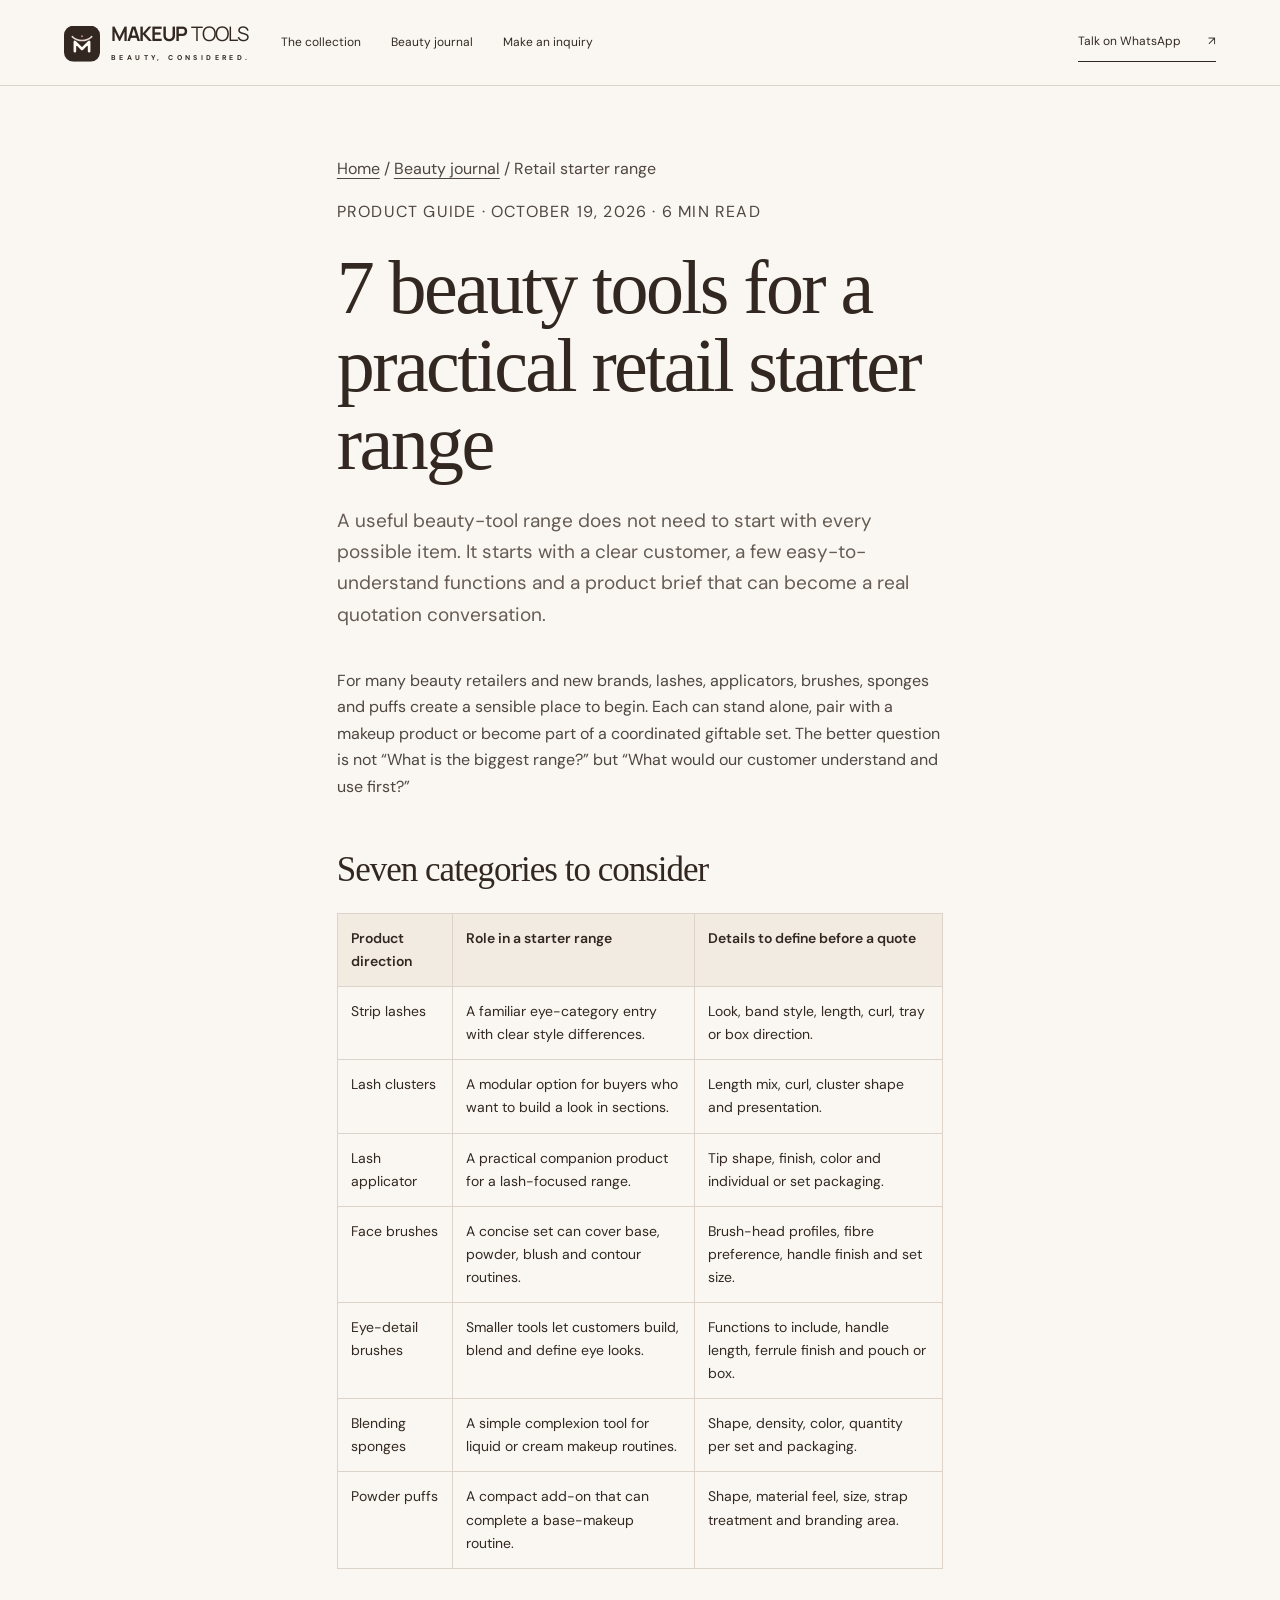
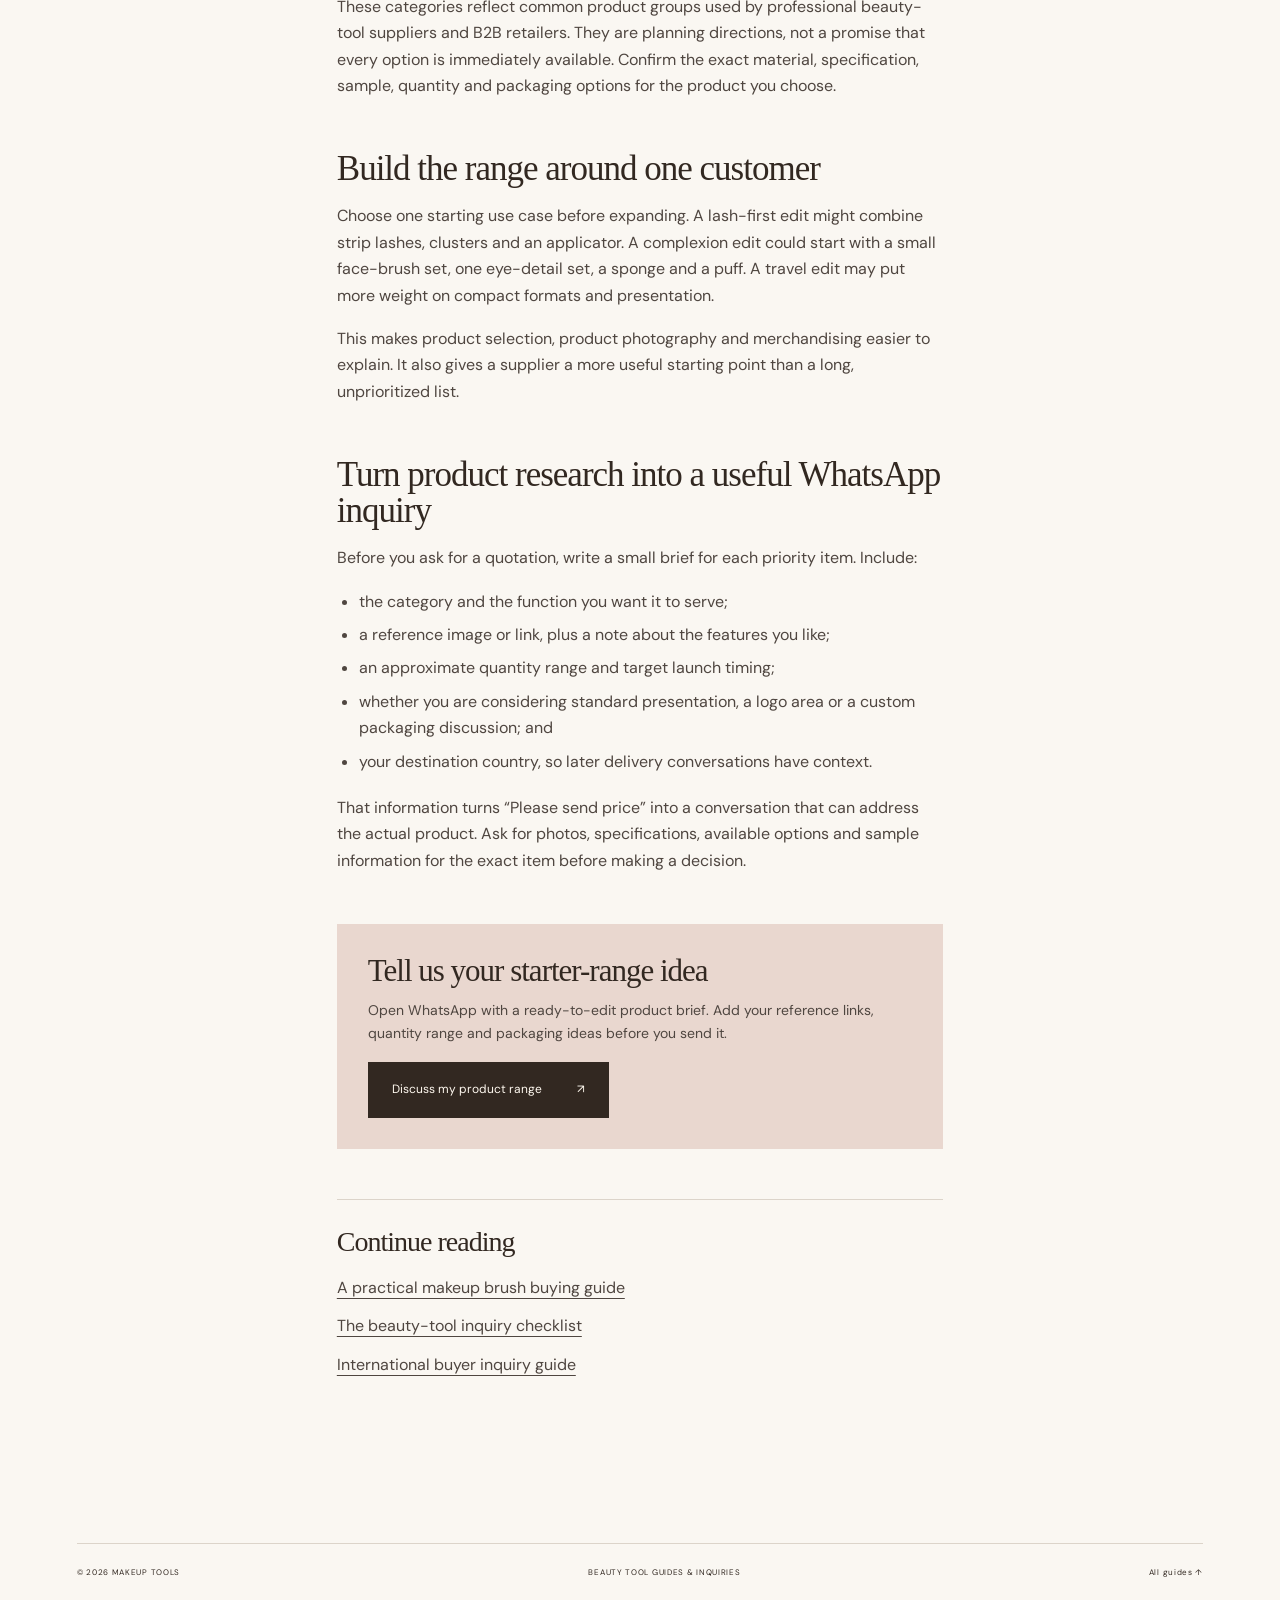
<file: blog/beauty-tool-starter-range-for-retailers.html>
<!doctype html>
<html lang="en">
<head>
<meta charset="utf-8">
<meta name="viewport" content="width=device-width,initial-scale=1">
<title>7 Beauty Tools for a Practical Retail Starter Range | MAKEUP TOOLS</title>
<meta name="description" content="Explore seven useful beauty-tool categories for a retail starter range, then prepare a clear WhatsApp inquiry for lashes, brushes, sponges and applicators.">
<meta name="robots" content="index,follow,max-image-preview:large">
<link rel="canonical" href="https://makeup-tools.com/blog/beauty-tool-starter-range-for-retailers.html">
<meta property="og:type" content="article">
<meta property="og:title" content="7 Beauty Tools for a Practical Retail Starter Range">
<meta property="og:description" content="A practical product-planning guide for beauty retailers and brands preparing their next beauty-tool inquiry.">
<meta property="og:url" content="https://makeup-tools.com/blog/beauty-tool-starter-range-for-retailers.html">
<meta property="og:image" content="https://makeup-tools.com/collection.webp">
<meta property="og:image:alt" content="False lashes, makeup brushes and blending sponges for a beauty collection">
<meta property="og:site_name" content="MAKEUP TOOLS">
<meta name="twitter:card" content="summary_large_image">
<meta name="twitter:title" content="7 Beauty Tools for a Practical Retail Starter Range">
<meta name="twitter:description" content="Plan a focused beauty-tool assortment and start a clearer inquiry on WhatsApp.">
<link rel="icon" href="../favicon.svg" type="image/svg+xml">
<link rel="preconnect" href="https://fonts.googleapis.com">
<link rel="preconnect" href="https://fonts.gstatic.com" crossorigin>
<link href="https://fonts.googleapis.com/css2?family=DM+Sans:wght@400;500;600;700&family=Manrope:wght@400;500;600;700&display=swap" rel="stylesheet">
<link rel="stylesheet" href="../styles.css">
<link rel="stylesheet" href="../brand.css">
<link rel="stylesheet" href="../blog.css">
<script type="application/ld+json">{"@context":"https://schema.org","@type":"Article","headline":"7 Beauty Tools for a Practical Retail Starter Range","description":"A practical product-planning guide for beauty retailers and brands preparing their next beauty-tool inquiry.","author":{"@type":"Organization","name":"MAKEUP TOOLS"},"publisher":{"@type":"Organization","name":"MAKEUP TOOLS","logo":{"@type":"ImageObject","url":"https://makeup-tools.com/logo-mark.svg"}},"mainEntityOfPage":"https://makeup-tools.com/blog/beauty-tool-starter-range-for-retailers.html","image":"https://makeup-tools.com/collection.webp","datePublished":"2026-10-19","dateModified":"2026-10-19","inLanguage":"en"}</script>
<script type="application/ld+json">{"@context":"https://schema.org","@type":"FAQPage","mainEntity":[{"@type":"Question","name":"Which beauty tools are useful for a starter retail range?","acceptedAnswer":{"@type":"Answer","text":"A focused starter range can combine false lashes or lash clusters, a lash applicator, face and eye brushes, blending sponges, powder puffs and a small number of detail accessories. The final mix depends on the customer, sales channel and product brief."}},{"@type":"Question","name":"What should a beauty-tool inquiry include?","acceptedAnswer":{"@type":"Answer","text":"Share the product categories, references, approximate quantity, packaging needs, destination country and the questions that matter for your launch. Product availability, specifications, pricing, samples and delivery details are confirmed for the specific inquiry."}}]}</script>
<script type="application/ld+json">{"@context":"https://schema.org","@type":"BreadcrumbList","itemListElement":[{"@type":"ListItem","position":1,"name":"Home","item":"https://makeup-tools.com/"},{"@type":"ListItem","position":2,"name":"Beauty journal","item":"https://makeup-tools.com/blog/"},{"@type":"ListItem","position":3,"name":"7 Beauty Tools for a Practical Retail Starter Range"}]}</script>
</head>
<body>
<a class="skip" href="#main">Skip to content</a>
<header class="blog-nav">
<a class="logo" href="../" aria-label="Makeup Tools home">MAKEUP<span>TOOLS</span><i>BEAUTY, CONSIDERED.</i></a>
<nav aria-label="Main navigation"><a href="../#collection">The collection</a><a href="./">Beauty journal</a><a href="../#inquiry">Make an inquiry</a></nav>
<a class="header-cta" href="https://wa.me/8615079210251" target="_blank" rel="noopener">Talk on WhatsApp <span>↗</span></a>
</header>
<main id="main" class="article">
<p class="breadcrumb"><a href="../">Home</a> / <a href="./">Beauty journal</a> / Retail starter range</p>
<p class="article-meta">PRODUCT GUIDE · OCTOBER 19, 2026 · 6 MIN READ</p>
<h1>7 beauty tools for a practical retail starter range</h1>
<p class="lede">A useful beauty-tool range does not need to start with every possible item. It starts with a clear customer, a few easy-to-understand functions and a product brief that can become a real quotation conversation.</p>
<p>For many beauty retailers and new brands, lashes, applicators, brushes, sponges and puffs create a sensible place to begin. Each can stand alone, pair with a makeup product or become part of a coordinated giftable set. The better question is not “What is the biggest range?” but “What would our customer understand and use first?”</p>
<h2>Seven categories to consider</h2>
<table>
<thead><tr><th>Product direction</th><th>Role in a starter range</th><th>Details to define before a quote</th></tr></thead>
<tbody>
<tr><td>Strip lashes</td><td>A familiar eye-category entry with clear style differences.</td><td>Look, band style, length, curl, tray or box direction.</td></tr>
<tr><td>Lash clusters</td><td>A modular option for buyers who want to build a look in sections.</td><td>Length mix, curl, cluster shape and presentation.</td></tr>
<tr><td>Lash applicator</td><td>A practical companion product for a lash-focused range.</td><td>Tip shape, finish, color and individual or set packaging.</td></tr>
<tr><td>Face brushes</td><td>A concise set can cover base, powder, blush and contour routines.</td><td>Brush-head profiles, fibre preference, handle finish and set size.</td></tr>
<tr><td>Eye-detail brushes</td><td>Smaller tools let customers build, blend and define eye looks.</td><td>Functions to include, handle length, ferrule finish and pouch or box.</td></tr>
<tr><td>Blending sponges</td><td>A simple complexion tool for liquid or cream makeup routines.</td><td>Shape, density, color, quantity per set and packaging.</td></tr>
<tr><td>Powder puffs</td><td>A compact add-on that can complete a base-makeup routine.</td><td>Shape, material feel, size, strap treatment and branding area.</td></tr>
</tbody>
</table>
<p>These categories reflect common product groups used by professional beauty-tool suppliers and B2B retailers. They are planning directions, not a promise that every option is immediately available. Confirm the exact material, specification, sample, quantity and packaging options for the product you choose.</p>
<h2>Build the range around one customer</h2>
<p>Choose one starting use case before expanding. A lash-first edit might combine strip lashes, clusters and an applicator. A complexion edit could start with a small face-brush set, one eye-detail set, a sponge and a puff. A travel edit may put more weight on compact formats and presentation.</p>
<p>This makes product selection, product photography and merchandising easier to explain. It also gives a supplier a more useful starting point than a long, unprioritized list.</p>
<h2>Turn product research into a useful WhatsApp inquiry</h2>
<p>Before you ask for a quotation, write a small brief for each priority item. Include:</p>
<ul>
<li>the category and the function you want it to serve;</li>
<li>a reference image or link, plus a note about the features you like;</li>
<li>an approximate quantity range and target launch timing;</li>
<li>whether you are considering standard presentation, a logo area or a custom packaging discussion; and</li>
<li>your destination country, so later delivery conversations have context.</li>
</ul>
<p>That information turns “Please send price” into a conversation that can address the actual product. Ask for photos, specifications, available options and sample information for the exact item before making a decision.</p>
<div class="article-cta">
<h2>Tell us your starter-range idea</h2>
<p>Open WhatsApp with a ready-to-edit product brief. Add your reference links, quantity range and packaging ideas before you send it.</p>
<a class="button dark" href="https://wa.me/8615079210251?text=Hello%20MAKEUP%20TOOLS%2C%20I%20am%20planning%20a%20beauty%20tool%20starter%20range.%0A%0APriority%20products%3A%0AReference%20or%20style%3A%0AQuantity%20range%3A%0APackaging%20needs%3A%0ADestination%20country%3A" target="_blank" rel="noopener">Discuss my product range <span>↗</span></a>
</div>
<div class="related"><h2>Continue reading</h2><ul><li><a href="makeup-brush-buying-guide.html">A practical makeup brush buying guide</a></li><li><a href="beauty-tool-inquiry-checklist.html">The beauty-tool inquiry checklist</a></li><li><a href="../international-beauty-tool-inquiries.html">International buyer inquiry guide</a></li></ul></div>
</main>
<footer><div class="footer-bottom"><span>© 2026 MAKEUP TOOLS</span><span>BEAUTY TOOL GUIDES & INQUIRIES</span><a href="./">All guides ↑</a></div></footer>
</body>
</html>
</file>
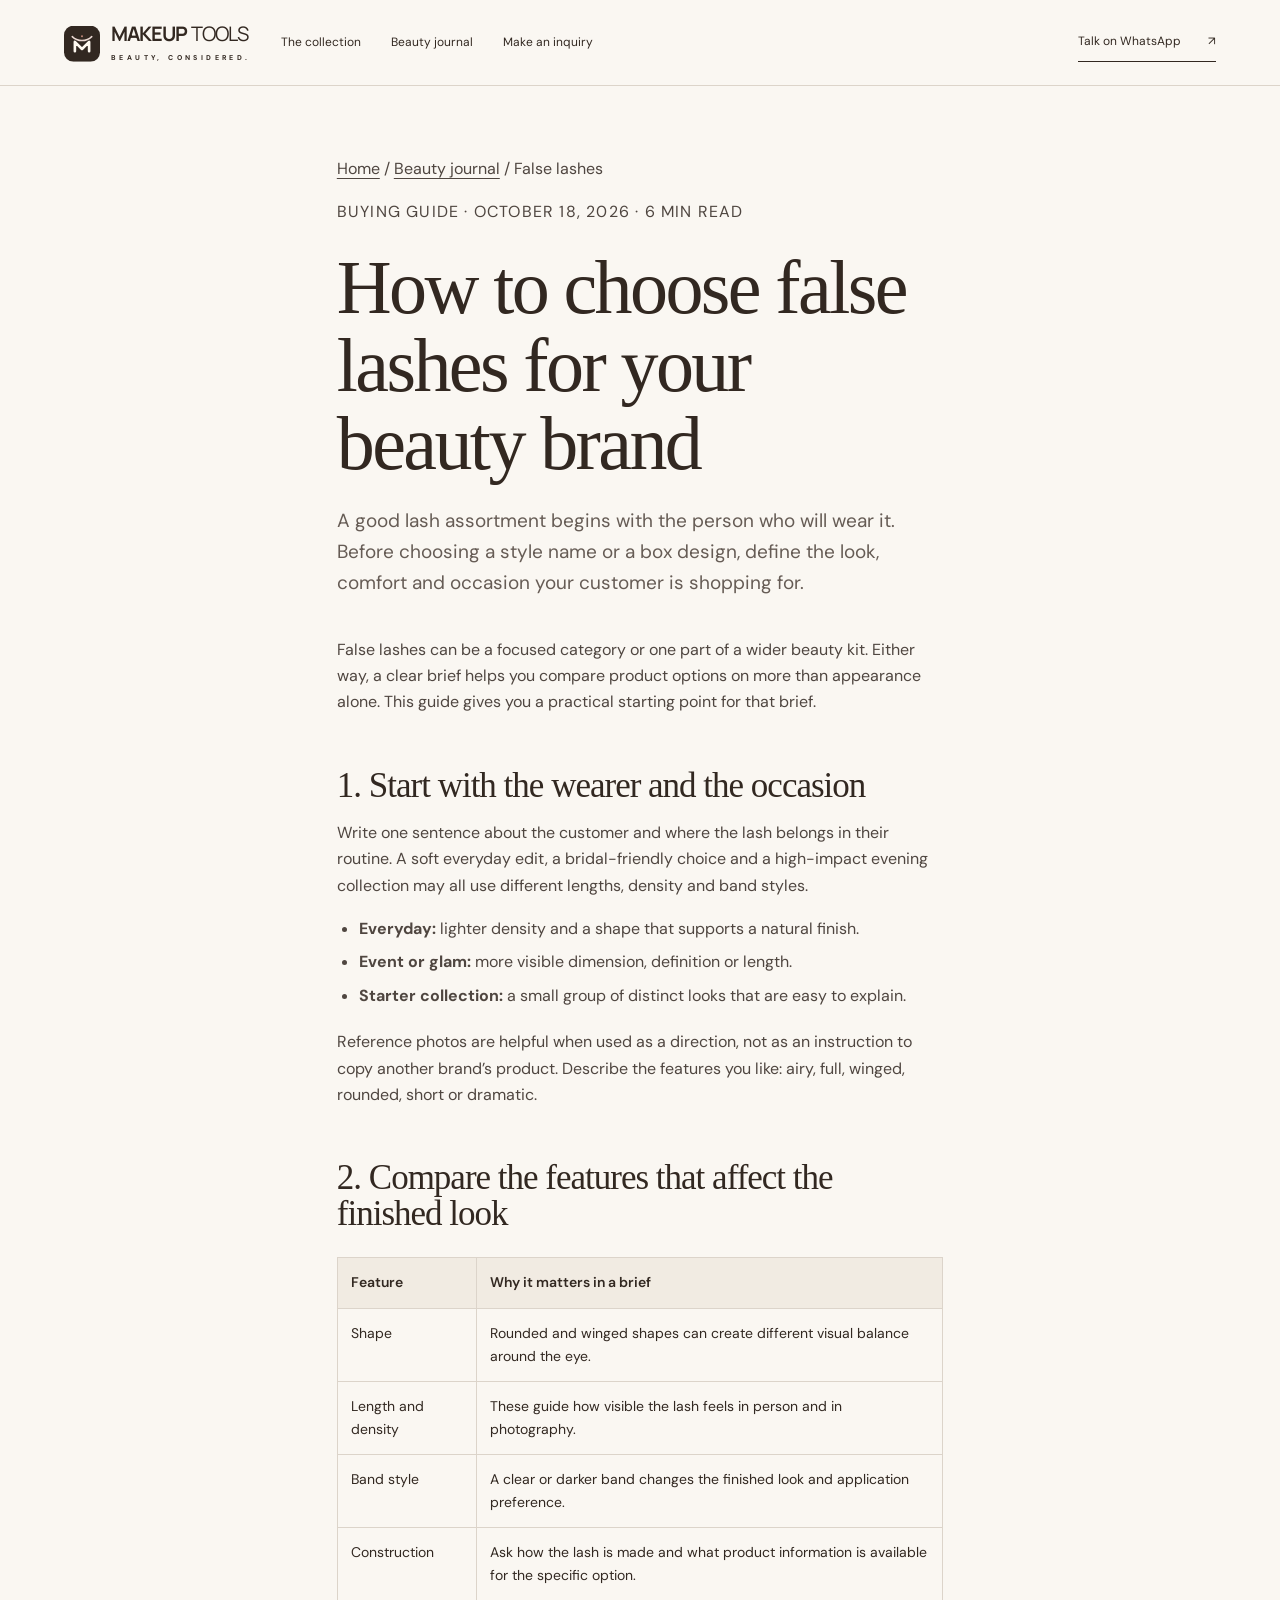
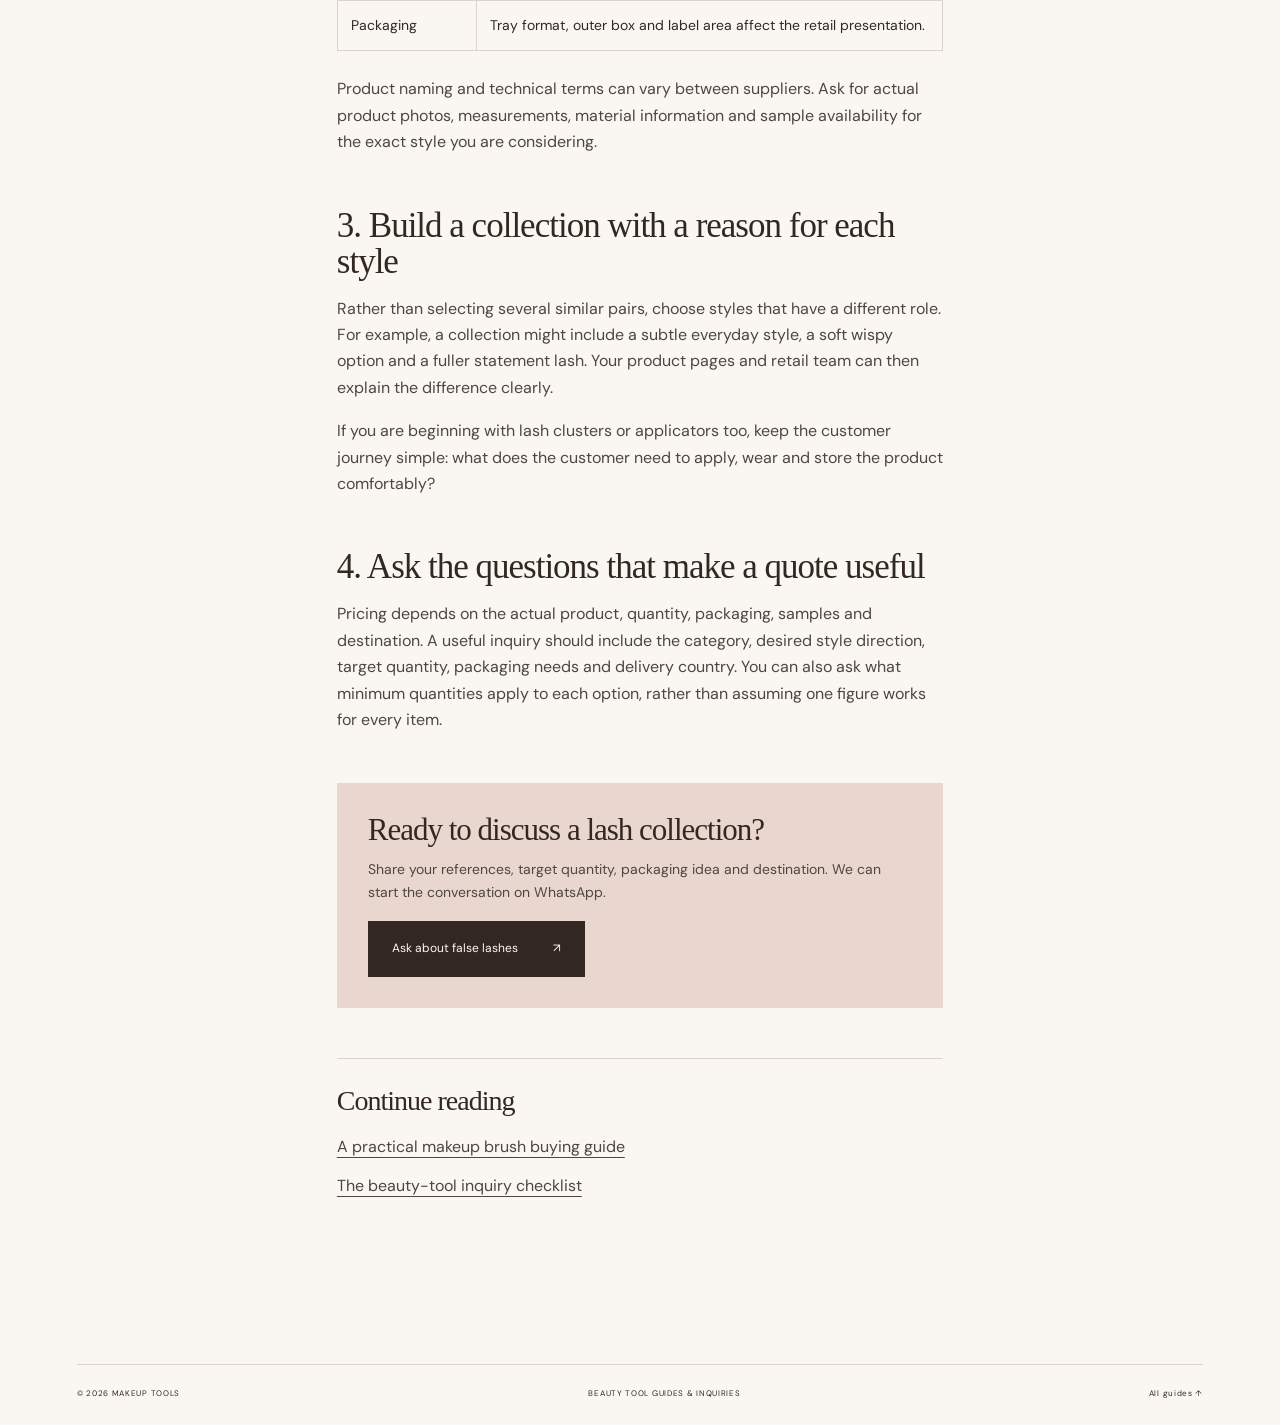
<file: blog/how-to-choose-false-lashes-for-your-beauty-brand.html>
<!doctype html>
<html lang="en">
<head>
<meta charset="utf-8">
<meta name="viewport" content="width=device-width,initial-scale=1">
<title>How to Choose False Lashes for Your Beauty Brand | MAKEUP TOOLS</title>
<meta name="description" content="A practical guide to planning a false-lash collection: customer, style direction, band, material, packaging and the details to include in an inquiry.">
<meta name="robots" content="index,follow,max-image-preview:large">
<link rel="canonical" href="https://makeup-tools.com/blog/how-to-choose-false-lashes-for-your-beauty-brand.html">
<meta property="og:type" content="article">
<meta property="og:title" content="How to Choose False Lashes for Your Beauty Brand">
<meta property="og:description" content="A practical starting point for planning a false-lash collection.">
<meta property="og:url" content="https://makeup-tools.com/blog/how-to-choose-false-lashes-for-your-beauty-brand.html">
<meta property="og:image" content="https://makeup-tools.com/hero.webp">
<meta property="og:image:alt" content="False lashes, makeup brushes and blending sponges for a beauty collection">
<meta property="og:site_name" content="MAKEUP TOOLS">
<meta name="twitter:card" content="summary_large_image">
<meta name="twitter:title" content="How to Choose False Lashes for Your Beauty Brand">
<meta name="twitter:description" content="A practical starting point for planning a false-lash collection.">
<link rel="icon" href="../favicon.svg" type="image/svg+xml">
<link rel="preconnect" href="https://fonts.googleapis.com">
<link rel="preconnect" href="https://fonts.gstatic.com" crossorigin>
<link href="https://fonts.googleapis.com/css2?family=DM+Sans:wght@400;500;600;700&family=Manrope:wght@400;500;600;700&display=swap" rel="stylesheet">
<link rel="stylesheet" href="../styles.css">
<link rel="stylesheet" href="../brand.css">
<link rel="stylesheet" href="../blog.css">
<script type="application/ld+json">{"@context":"https://schema.org","@type":"Article","headline":"How to Choose False Lashes for Your Beauty Brand","description":"A practical guide to planning a false-lash collection.","author":{"@type":"Organization","name":"MAKEUP TOOLS"},"publisher":{"@type":"Organization","name":"MAKEUP TOOLS"},"mainEntityOfPage":"https://makeup-tools.com/blog/how-to-choose-false-lashes-for-your-beauty-brand.html","datePublished":"2026-10-18","dateModified":"2026-10-18","inLanguage":"en"}</script>
<script type="application/ld+json">{"@context":"https://schema.org","@type":"BreadcrumbList","itemListElement":[{"@type":"ListItem","position":1,"name":"Home","item":"https://makeup-tools.com/"},{"@type":"ListItem","position":2,"name":"Beauty journal","item":"https://makeup-tools.com/blog/"},{"@type":"ListItem","position":3,"name":"How to Choose False Lashes for Your Beauty Brand"}]}</script>
</head>
<body>
<a class="skip" href="#main">Skip to content</a>
<header class="blog-nav">
<a class="logo" href="../" aria-label="Makeup Tools home">MAKEUP<span>TOOLS</span>
<i>BEAUTY, CONSIDERED.</i>
</a>
<nav aria-label="Main navigation">
<a href="../#collection">The collection</a>
<a href="./">Beauty journal</a>
<a href="../#inquiry">Make an inquiry</a>
</nav>
<a class="header-cta" href="https://wa.me/8615079210251" target="_blank" rel="noopener">Talk on WhatsApp <span>↗</span>
</a>
</header>
<main id="main" class="article">
<p class="breadcrumb">
<a href="../">Home</a> / <a href="./">Beauty journal</a> / False lashes</p>
<p class="article-meta">BUYING GUIDE · OCTOBER 18, 2026 · 6 MIN READ</p>
<h1>How to choose false lashes for your beauty brand</h1>
<p class="lede">A good lash assortment begins with the person who will wear it. Before choosing a style name or a box design, define the look, comfort and occasion your customer is shopping for.</p>
<p>False lashes can be a focused category or one part of a wider beauty kit. Either way, a clear brief helps you compare product options on more than appearance alone. This guide gives you a practical starting point for that brief.</p>
<h2>1. Start with the wearer and the occasion</h2>
<p>Write one sentence about the customer and where the lash belongs in their routine. A soft everyday edit, a bridal-friendly choice and a high-impact evening collection may all use different lengths, density and band styles.</p>
<ul>
<li>
<strong>Everyday:</strong> lighter density and a shape that supports a natural finish.</li>
<li>
<strong>Event or glam:</strong> more visible dimension, definition or length.</li>
<li>
<strong>Starter collection:</strong> a small group of distinct looks that are easy to explain.</li>
</ul>
<p>Reference photos are helpful when used as a direction, not as an instruction to copy another brand’s product. Describe the features you like: airy, full, winged, rounded, short or dramatic.</p>
<h2>2. Compare the features that affect the finished look</h2>
<table>
<thead>
<tr>
<th>Feature</th>
<th>Why it matters in a brief</th>
</tr>
</thead>
<tbody>
<tr>
<td>Shape</td>
<td>Rounded and winged shapes can create different visual balance around the eye.</td>
</tr>
<tr>
<td>Length and density</td>
<td>These guide how visible the lash feels in person and in photography.</td>
</tr>
<tr>
<td>Band style</td>
<td>A clear or darker band changes the finished look and application preference.</td>
</tr>
<tr>
<td>Construction</td>
<td>Ask how the lash is made and what product information is available for the specific option.</td>
</tr>
<tr>
<td>Packaging</td>
<td>Tray format, outer box and label area affect the retail presentation.</td>
</tr>
</tbody>
</table>
<p>Product naming and technical terms can vary between suppliers. Ask for actual product photos, measurements, material information and sample availability for the exact style you are considering.</p>
<h2>3. Build a collection with a reason for each style</h2>
<p>Rather than selecting several similar pairs, choose styles that have a different role. For example, a collection might include a subtle everyday style, a soft wispy option and a fuller statement lash. Your product pages and retail team can then explain the difference clearly.</p>
<p>If you are beginning with lash clusters or applicators too, keep the customer journey simple: what does the customer need to apply, wear and store the product comfortably?</p>
<h2>4. Ask the questions that make a quote useful</h2>
<p>Pricing depends on the actual product, quantity, packaging, samples and destination. A useful inquiry should include the category, desired style direction, target quantity, packaging needs and delivery country. You can also ask what minimum quantities apply to each option, rather than assuming one figure works for every item.</p>
<div class="article-cta">
<h2>Ready to discuss a lash collection?</h2>
<p>Share your references, target quantity, packaging idea and destination. We can start the conversation on WhatsApp.</p>
<a class="button dark" href="https://wa.me/8615079210251?text=Hello%20MAKEUP%20TOOLS%2C%20I%20would%20like%20to%20discuss%20a%20false%20lash%20collection." target="_blank" rel="noopener">Ask about false lashes <span>↗</span>
</a>
</div>
<div class="related">
<h2>Continue reading</h2>
<ul>
<li>
<a href="makeup-brush-buying-guide.html">A practical makeup brush buying guide</a>
</li>
<li>
<a href="beauty-tool-inquiry-checklist.html">The beauty-tool inquiry checklist</a>
</li>
</ul>
</div>
</main>
<footer>
<div class="footer-bottom">
<span>© 2026 MAKEUP TOOLS</span>
<span>BEAUTY TOOL GUIDES & INQUIRIES</span>
<a href="./">All guides ↑</a>
</div>
</footer>
</body>
</html>
</file>
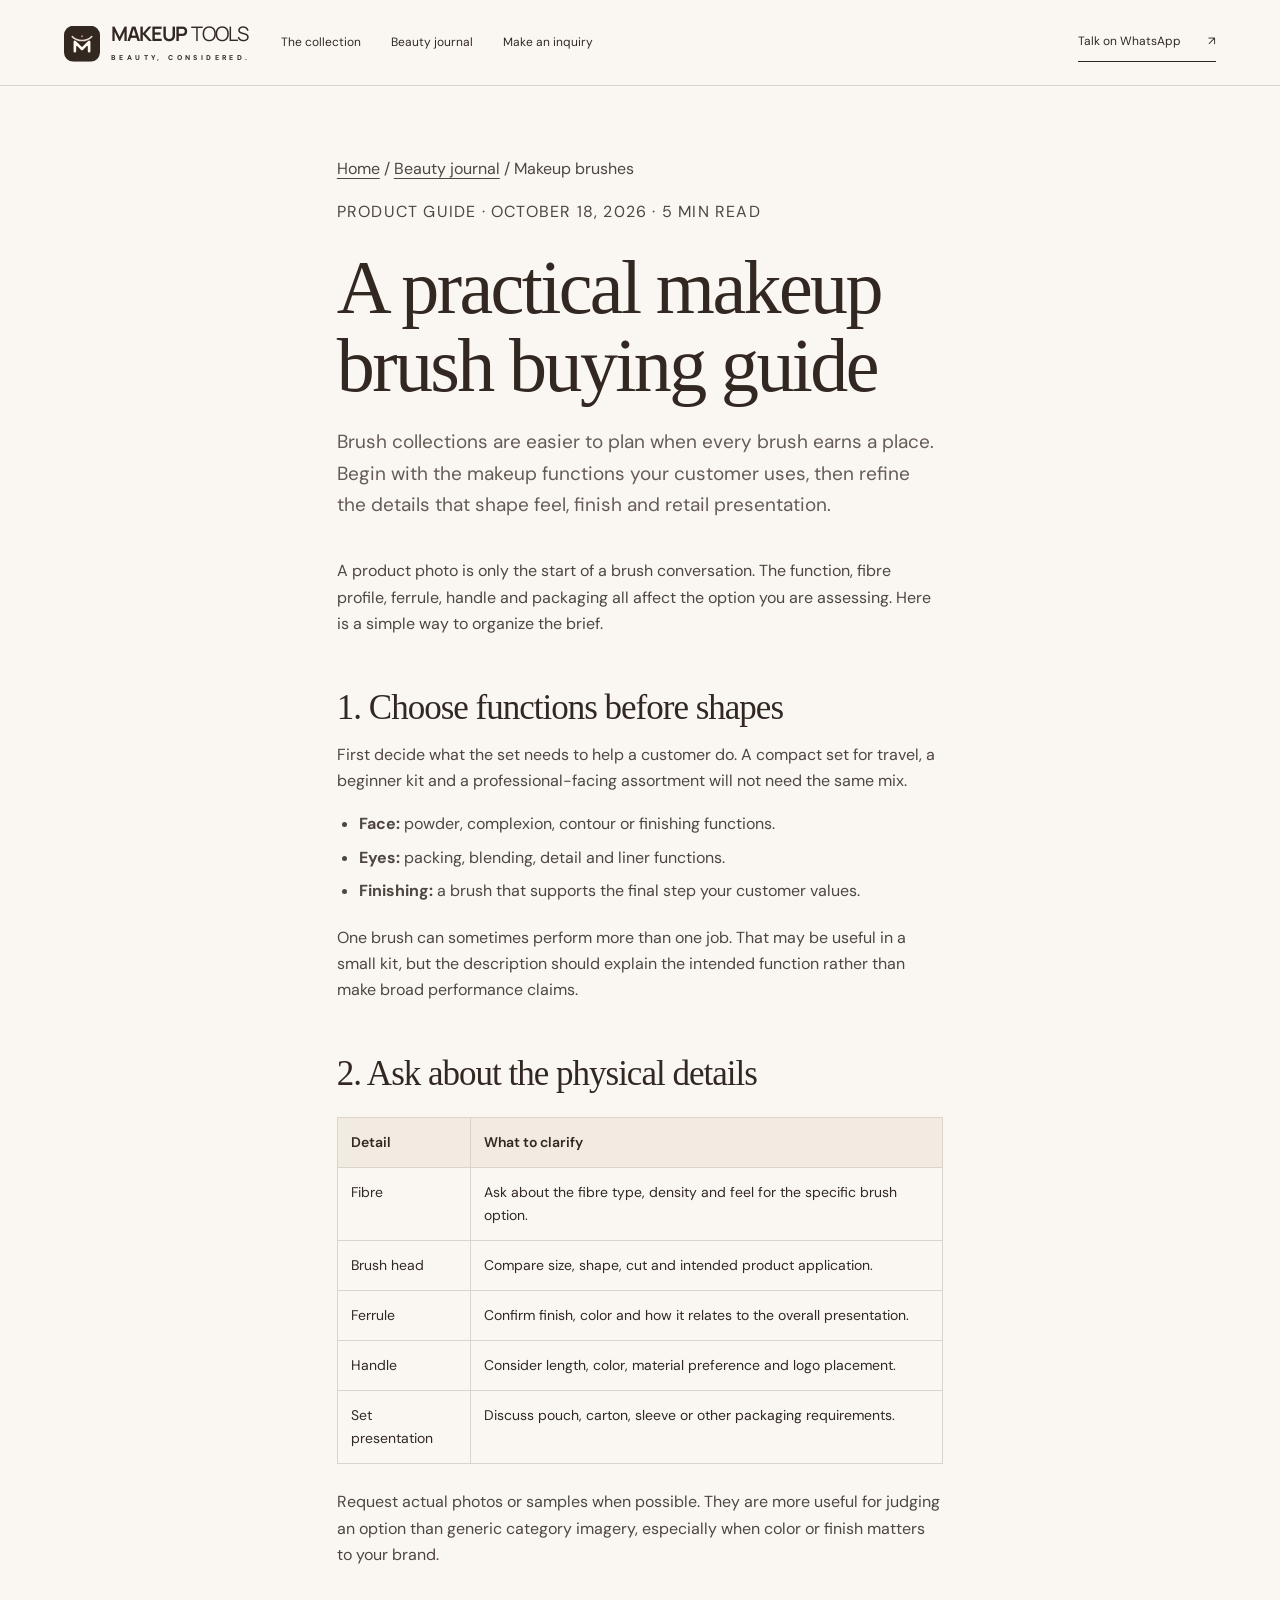
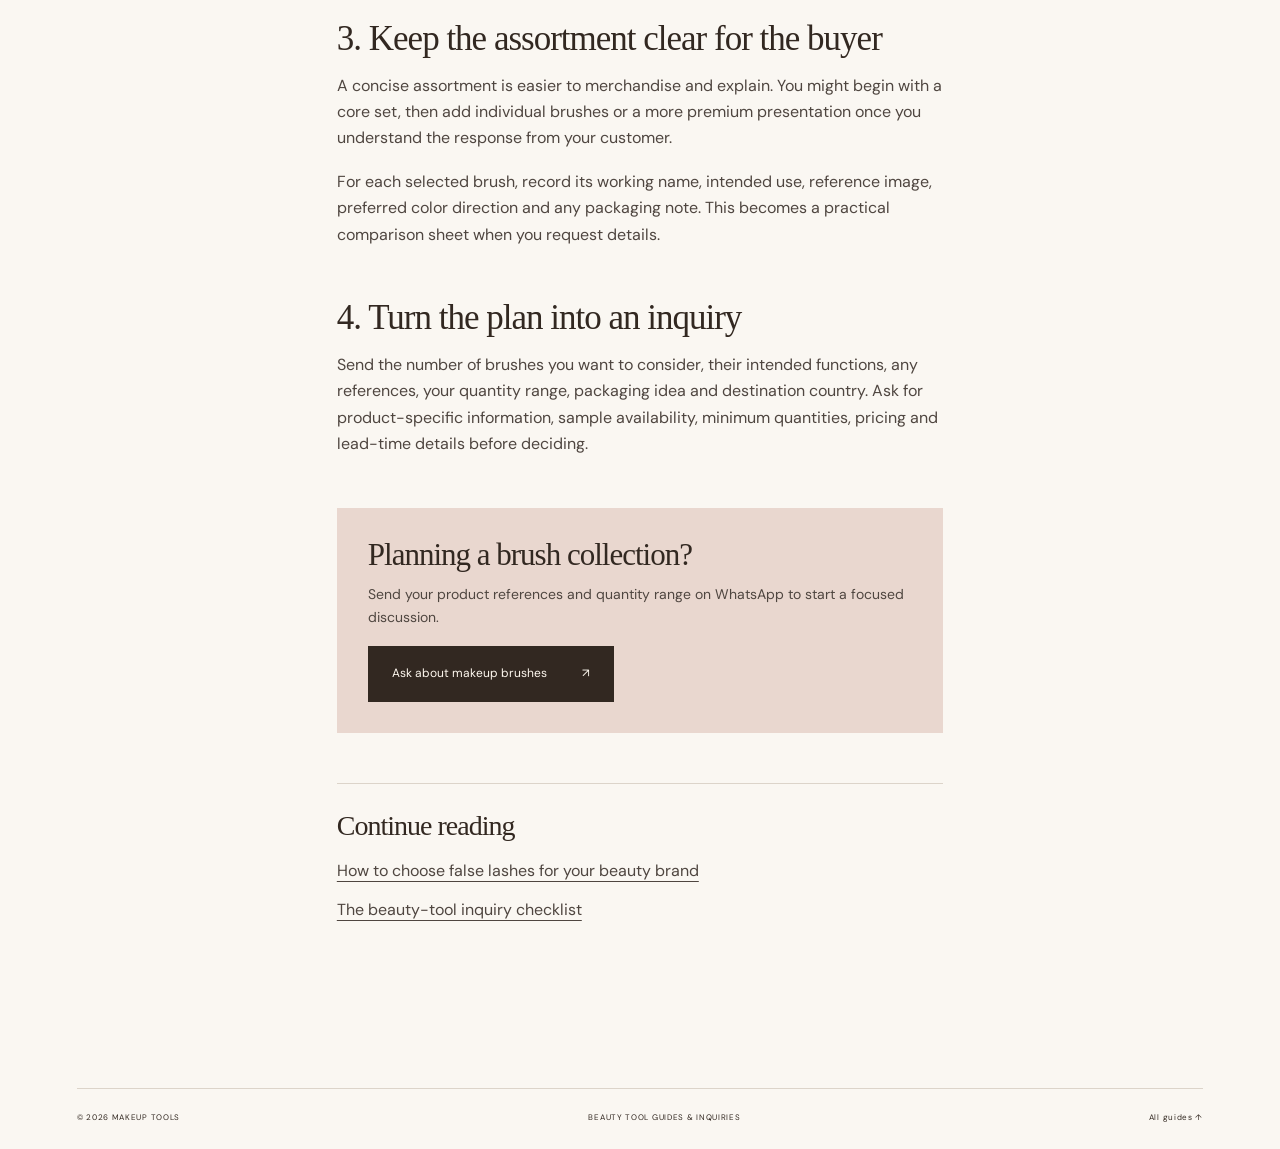
<file: blog/makeup-brush-buying-guide.html>
<!doctype html>
<html lang="en">
<head>
<meta charset="utf-8">
<meta name="viewport" content="width=device-width,initial-scale=1">
<title>A Practical Makeup Brush Buying Guide | MAKEUP TOOLS</title>
<meta name="description" content="Plan a useful makeup brush assortment by function, fibre, ferrule, handle and packaging. Use this guide to prepare a clearer product inquiry.">
<meta name="robots" content="index,follow,max-image-preview:large">
<link rel="canonical" href="https://makeup-tools.com/blog/makeup-brush-buying-guide.html">
<meta property="og:type" content="article">
<meta property="og:title" content="A Practical Makeup Brush Buying Guide">
<meta property="og:description" content="Plan a useful makeup brush assortment before your next inquiry.">
<meta property="og:url" content="https://makeup-tools.com/blog/makeup-brush-buying-guide.html">
<meta property="og:image" content="https://makeup-tools.com/hero.webp">
<meta property="og:image:alt" content="False lashes, makeup brushes and blending sponges for a beauty collection">
<meta property="og:site_name" content="MAKEUP TOOLS">
<meta name="twitter:card" content="summary_large_image">
<meta name="twitter:title" content="A Practical Makeup Brush Buying Guide">
<meta name="twitter:description" content="Plan a useful makeup brush assortment before your next inquiry.">
<link rel="icon" href="../favicon.svg" type="image/svg+xml">
<link rel="preconnect" href="https://fonts.googleapis.com">
<link rel="preconnect" href="https://fonts.gstatic.com" crossorigin>
<link href="https://fonts.googleapis.com/css2?family=DM+Sans:wght@400;500;600;700&family=Manrope:wght@400;500;600;700&display=swap" rel="stylesheet">
<link rel="stylesheet" href="../styles.css">
<link rel="stylesheet" href="../brand.css">
<link rel="stylesheet" href="../blog.css">
<script type="application/ld+json">{"@context":"https://schema.org","@type":"Article","headline":"A Practical Makeup Brush Buying Guide","description":"A practical guide to planning a makeup brush assortment.","author":{"@type":"Organization","name":"MAKEUP TOOLS"},"publisher":{"@type":"Organization","name":"MAKEUP TOOLS"},"mainEntityOfPage":"https://makeup-tools.com/blog/makeup-brush-buying-guide.html","datePublished":"2026-10-18","dateModified":"2026-10-18","inLanguage":"en"}</script>
<script type="application/ld+json">{"@context":"https://schema.org","@type":"BreadcrumbList","itemListElement":[{"@type":"ListItem","position":1,"name":"Home","item":"https://makeup-tools.com/"},{"@type":"ListItem","position":2,"name":"Beauty journal","item":"https://makeup-tools.com/blog/"},{"@type":"ListItem","position":3,"name":"A Practical Makeup Brush Buying Guide"}]}</script>
</head>
<body>
<a class="skip" href="#main">Skip to content</a>
<header class="blog-nav">
<a class="logo" href="../" aria-label="Makeup Tools home">MAKEUP<span>TOOLS</span>
<i>BEAUTY, CONSIDERED.</i>
</a>
<nav aria-label="Main navigation">
<a href="../#collection">The collection</a>
<a href="./">Beauty journal</a>
<a href="../#inquiry">Make an inquiry</a>
</nav>
<a class="header-cta" href="https://wa.me/8615079210251" target="_blank" rel="noopener">Talk on WhatsApp <span>↗</span>
</a>
</header>
<main id="main" class="article">
<p class="breadcrumb">
<a href="../">Home</a> / <a href="./">Beauty journal</a> / Makeup brushes</p>
<p class="article-meta">PRODUCT GUIDE · OCTOBER 18, 2026 · 5 MIN READ</p>
<h1>A practical makeup brush buying guide</h1>
<p class="lede">Brush collections are easier to plan when every brush earns a place. Begin with the makeup functions your customer uses, then refine the details that shape feel, finish and retail presentation.</p>
<p>A product photo is only the start of a brush conversation. The function, fibre profile, ferrule, handle and packaging all affect the option you are assessing. Here is a simple way to organize the brief.</p>
<h2>1. Choose functions before shapes</h2>
<p>First decide what the set needs to help a customer do. A compact set for travel, a beginner kit and a professional-facing assortment will not need the same mix.</p>
<ul>
<li>
<strong>Face:</strong> powder, complexion, contour or finishing functions.</li>
<li>
<strong>Eyes:</strong> packing, blending, detail and liner functions.</li>
<li>
<strong>Finishing:</strong> a brush that supports the final step your customer values.</li>
</ul>
<p>One brush can sometimes perform more than one job. That may be useful in a small kit, but the description should explain the intended function rather than make broad performance claims.</p>
<h2>2. Ask about the physical details</h2>
<table>
<thead>
<tr>
<th>Detail</th>
<th>What to clarify</th>
</tr>
</thead>
<tbody>
<tr>
<td>Fibre</td>
<td>Ask about the fibre type, density and feel for the specific brush option.</td>
</tr>
<tr>
<td>Brush head</td>
<td>Compare size, shape, cut and intended product application.</td>
</tr>
<tr>
<td>Ferrule</td>
<td>Confirm finish, color and how it relates to the overall presentation.</td>
</tr>
<tr>
<td>Handle</td>
<td>Consider length, color, material preference and logo placement.</td>
</tr>
<tr>
<td>Set presentation</td>
<td>Discuss pouch, carton, sleeve or other packaging requirements.</td>
</tr>
</tbody>
</table>
<p>Request actual photos or samples when possible. They are more useful for judging an option than generic category imagery, especially when color or finish matters to your brand.</p>
<h2>3. Keep the assortment clear for the buyer</h2>
<p>A concise assortment is easier to merchandise and explain. You might begin with a core set, then add individual brushes or a more premium presentation once you understand the response from your customer.</p>
<p>For each selected brush, record its working name, intended use, reference image, preferred color direction and any packaging note. This becomes a practical comparison sheet when you request details.</p>
<h2>4. Turn the plan into an inquiry</h2>
<p>Send the number of brushes you want to consider, their intended functions, any references, your quantity range, packaging idea and destination country. Ask for product-specific information, sample availability, minimum quantities, pricing and lead-time details before deciding.</p>
<div class="article-cta">
<h2>Planning a brush collection?</h2>
<p>Send your product references and quantity range on WhatsApp to start a focused discussion.</p>
<a class="button dark" href="https://wa.me/8615079210251?text=Hello%20MAKEUP%20TOOLS%2C%20I%20would%20like%20to%20discuss%20a%20makeup%20brush%20collection." target="_blank" rel="noopener">Ask about makeup brushes <span>↗</span>
</a>
</div>
<div class="related">
<h2>Continue reading</h2>
<ul>
<li>
<a href="how-to-choose-false-lashes-for-your-beauty-brand.html">How to choose false lashes for your beauty brand</a>
</li>
<li>
<a href="beauty-tool-inquiry-checklist.html">The beauty-tool inquiry checklist</a>
</li>
</ul>
</div>
</main>
<footer>
<div class="footer-bottom">
<span>© 2026 MAKEUP TOOLS</span>
<span>BEAUTY TOOL GUIDES & INQUIRIES</span>
<a href="./">All guides ↑</a>
</div>
</footer>
</body>
</html>
</file>
<file: styles.css>
:root{--paper:#faf7f2;--cream:#f1ebe2;--ink:#322821;--muted:#756c64;--line:#dcd4ca;--rose:#ead8d2}*{box-sizing:border-box}html{scroll-behavior:smooth;scroll-padding-top:100px}body{margin:0;background:var(--paper);color:var(--ink);font-family:'DM Sans',Arial,sans-serif;font-size:15px;line-height:1.65}a{color:inherit;text-decoration:none}button,input,textarea,select{font:inherit}button,a,input,textarea,select{-webkit-tap-highlight-color:transparent}a:focus-visible,button:focus-visible,summary:focus-visible{outline:2px solid #9a514b;outline-offset:6px}button{cursor:pointer}h1,h2,h3,p{margin:0}h1,h2{font-family:Georgia,'Times New Roman',serif;font-weight:400;line-height:1.03;letter-spacing:-2.6px}h1{font-size:clamp(60px,5.8vw,90px)}h2{font-size:clamp(40px,4vw,59px)}em{font-weight:400;color:#9b6559}h3{font-size:17px;font-weight:500;line-height:1.4}.announcement{background:var(--ink);color:#fff9ef;text-align:center;font-size:10px;letter-spacing:1.65px;padding:9px 20px}.announcement a{margin-left:30px;letter-spacing:.5px;border-bottom:1px solid #ffffff60}.announcement span{padding-left:10px}header{height:108px;padding:0 5%;display:flex;align-items:center;justify-content:space-between;gap:30px;border-bottom:1px solid var(--line)}.logo{font-family:'Manrope',sans-serif;font-size:20px;letter-spacing:-1px;font-weight:700;line-height:1;white-space:nowrap}.logo span{font-weight:400;margin-left:4px}.logo i{display:block;font-family:'DM Sans',sans-serif;font-size:7px;font-style:normal;letter-spacing:3.4px;margin-top:10px}header nav{display:flex;gap:30px;font-size:12px}header nav a:hover{color:#a06b60}.header-cta{font-size:12px;border-bottom:1px solid var(--ink);padding:9px 0}.header-cta span{margin-left:24px}.menu{display:none;background:transparent;border:0;font-size:25px}.mobile-nav[hidden]{display:none}.mobile-nav{padding:20px;display:grid;gap:15px;border-bottom:1px solid var(--line)}.hero{display:grid;grid-template-columns:1fr 1fr;min-height:650px}.hero-copy{padding:70px 8% 28px 10%;display:flex;flex-direction:column}.eyebrow{font-size:10px;font-weight:600;letter-spacing:2.1px;margin-bottom:23px;line-height:1.5}.eyebrow>span{display:inline-block;width:6px;height:6px;border-radius:50%;background:#a76c5b;margin:0 8px 1px 0}.hero h1{margin-bottom:28px}.intro{font-size:15px;color:var(--muted);line-height:1.8}.hero-actions{display:flex;align-items:center;gap:24px;margin:32px 0 45px}.button{padding:17px 23px;display:inline-flex;justify-content:space-between;align-items:center;gap:35px;font-size:12px;border:1px solid var(--ink);transition:background .2s,color .2s}.dark{background:var(--ink);color:#fff9f0}.dark:hover{background:#624a40}.text-link{font-size:12px;border-bottom:1px solid currentColor;padding-bottom:6px;display:inline-flex;gap:24px}.hero-bottom{margin-top:auto;display:flex;align-items:center;justify-content:space-between;padding-top:22px;border-top:1px solid var(--line);font-size:8px;letter-spacing:1.5px;line-height:1.8}.hero-bottom a{width:35px;height:35px;border:1px solid var(--line);border-radius:50%;text-align:center;font-size:20px;line-height:32px}.hero-visual{position:relative;overflow:hidden;background:#e6cfc3;min-height:600px}.hero-visual>img{width:100%;height:100%;position:absolute;inset:0;object-fit:cover;object-position:55% center}.image-label{position:absolute;left:28px;right:28px;bottom:24px;display:flex;justify-content:space-between;font-size:8px;letter-spacing:1.6px;color:#3a2a25}.round-stamp{position:absolute;right:27px;top:26px;display:flex;width:95px;height:95px;align-items:center;justify-content:center;flex-direction:column;border:1px solid #76534770;border-radius:50%;text-align:center;font-size:7px;letter-spacing:1.5px;transform:rotate(12deg);line-height:1.8}.round-stamp b{font-size:25px;line-height:1.2;font-weight:400}.values-strip{display:flex;align-items:center;justify-content:space-evenly;gap:20px;background:var(--cream);padding:21px 3%;border-top:1px solid var(--line);border-bottom:1px solid var(--line);font-size:10px;letter-spacing:.8px}.values-strip b{color:#a16c5d;font-size:18px;font-weight:400}.section{padding:96px 6%}.section-top{display:flex;justify-content:space-between;align-items:flex-end;gap:40px;margin-bottom:36px}.section-note{font-size:13px;color:var(--muted);max-width:350px}.section-note .text-link{margin-top:18px;color:var(--ink)}.filters{display:flex;gap:10px;margin:30px 0 26px}.filters button{border:1px solid var(--line);background:transparent;border-radius:25px;padding:9px 20px;font-size:11px;color:var(--muted)}.filters button.active{background:var(--ink);border-color:var(--ink);color:white}.products{display:grid;grid-template-columns:repeat(4,1fr);gap:22px}.product[hidden]{display:none}.product-image{aspect-ratio:1/1.12;position:relative;overflow:hidden;background-color:#ede4dc;transition:filter .3s}.quadrant{background-image:url('collection.webp');background-size:200% 200%;background-repeat:no-repeat}.q1{background-position:0 0}.q2{background-position:100% 0}.q3{background-position:0 100%}.q4{background-position:100% 100%}.product a:hover .product-image{filter:brightness(.96)}.product-tag{position:absolute;top:16px;left:14px;font-size:7px;letter-spacing:1.3px;padding:5px 9px;background:#faf7f2ce}.card-arrow{position:absolute;bottom:15px;right:15px;width:31px;height:31px;border-radius:50%;background:#ffffffb0;text-align:center;line-height:31px}.product-title{display:flex;align-items:center;justify-content:space-between;margin-top:20px;gap:8px}.product-title h3{font-size:15px}.product-title>span{font-size:9px;color:var(--muted)}.product p{font-size:11px;color:var(--muted);margin-top:5px}.image-disclosure{font-size:10px;color:var(--muted);margin-top:26px}.approach{display:grid;grid-template-columns:1fr 1fr;background:#eee8de}.approach-art{margin:45px;position:relative;min-height:520px;overflow:hidden;background:#dfc1b5;padding:42px;color:#4b332d;display:flex;flex-direction:column;justify-content:space-between}.approach-art>p{font-family:Georgia,serif;font-size:clamp(45px,5vw,76px);line-height:1.04;letter-spacing:-2px;z-index:1}.approach-art em{color:#fff9ee}.art-star{position:absolute;right:-35px;bottom:35px;font-size:290px;line-height:1;color:#bf948475;transform:rotate(20deg)}.art-caption{font-size:8px;letter-spacing:1.7px;z-index:1}.approach-copy{padding:70px 12% 70px 5%}.approach-copy>p:not(.eyebrow){margin:25px 0;color:var(--muted);font-size:13px}.approach-row{border-top:1px solid #d4c9bc;padding:21px 0;display:flex;gap:25px}.approach-row>span{font-size:10px;color:#986c59}.approach-row h3{font-size:14px}.approach-row p{font-size:12px;color:var(--muted);margin-top:6px}.approach-copy>.text-link{margin-top:15px}.steps{display:grid;grid-template-columns:repeat(4,1fr);gap:35px;margin-top:58px}.steps article{border-top:1px solid #b7a99c;padding-top:21px}.steps article>span{font-family:Georgia,serif;font-size:27px;color:#ab8070}.steps h3{margin:26px 0 12px}.steps p{font-size:12px;color:var(--muted);max-width:245px}.faq{border-top:1px solid var(--line);display:grid;grid-template-columns:1fr 1fr;gap:70px}.faq>div>p:not(.eyebrow){font-size:13px;color:var(--muted);margin-top:25px}.faq .text-link{margin-top:15px;color:var(--ink)}details{border-bottom:1px solid var(--line);padding:22px 0}details:first-child{padding-top:0}summary{cursor:pointer;list-style:none;font-size:14px;display:flex;justify-content:space-between;gap:15px}summary::-webkit-details-marker{display:none}summary:after{content:'+';font-size:20px;line-height:1}details[open] summary:after{content:'−'}details p{font-size:12px;color:var(--muted);margin:15px 25px 0 0}.inquiry{background:#e9d7cf;display:grid;grid-template-columns:1fr 1fr;gap:70px}.inquiry>div>p:not(.eyebrow){margin-top:25px;font-size:13px;color:#715c53}.contact-number{display:block;font-family:Georgia,serif;font-size:29px;margin-top:34px}.contact-number span{font-size:23px;margin-left:12px}.small{font-size:8px;letter-spacing:1.7px}.form-row{display:grid;grid-template-columns:1fr 1fr;gap:20px}label{display:block;font-size:11px;margin-bottom:22px}label>span{font-size:10px;color:#745f56}input,select,textarea{display:block;width:100%;border:0;border-bottom:1px solid #b99e91;background:transparent;border-radius:0;padding:13px 0;font-size:12px;color:var(--ink);outline:none}input:focus,select:focus,textarea:focus{border-color:var(--ink)}input::placeholder,textarea::placeholder{color:#8b756b}textarea{resize:vertical}form>.button{width:100%;margin-top:7px}.form-note{font-size:10px;color:#715f56;line-height:1.6;margin-top:14px}footer{padding:55px 6% 25px}.footer-top{display:flex;justify-content:space-between;align-items:center;padding-bottom:45px;gap:25px}.footer-top p{font-size:12px;color:var(--muted)}.footer-bottom{border-top:1px solid var(--line);padding-top:22px;display:flex;justify-content:space-between;font-size:8px;letter-spacing:.7px;gap:15px}.floating-wa{position:fixed;bottom:24px;right:24px;display:flex;gap:8px;align-items:center;background:#322821;color:#fffaf3;border:1px solid #ffffff70;border-radius:35px;padding:13px 18px;box-shadow:0 3px 18px #32282122;z-index:10;font-size:11px}.skip{position:absolute;left:15px;top:-100px;z-index:100;background:white;padding:10px}.skip:focus{top:15px}@media(min-width:1600px){body{max-width:1800px;margin:auto}}@media(max-width:1050px){header nav{gap:18px}.hero-copy{padding-top:55px}.hero-actions{align-items:flex-start;flex-direction:column;gap:20px}.hero{min-height:620px}.hero-visual{min-height:620px}.hero h1{font-size:64px}.section{padding:75px 5%}.products{gap:15px}.product-title h3{font-size:13px}.approach-art{margin:25px;padding:30px}.approach-copy{padding:55px 8% 55px 4%}.approach-copy h2{font-size:43px}.faq,.inquiry{gap:40px}.form-row{gap:15px}}@media(max-width:760px){.announcement{font-size:8px;letter-spacing:1px}.announcement a{display:none}header{height:85px}.logo{font-size:18px}header nav,.header-cta{display:none}.menu{display:block}.hero{grid-template-columns:1fr}.hero-copy{padding:46px 6% 25px}.hero h1{font-size:66px}.hero-actions{flex-direction:row;align-items:center;gap:22px;margin:28px 0 30px}.button{padding:15px 17px;gap:20px;font-size:11px}.text-link{font-size:11px;gap:15px}.hero-visual{min-height:430px}.round-stamp{width:78px;height:78px;font-size:6px}.image-label{font-size:7px;left:20px;right:20px}.values-strip{justify-content:center;font-size:9px;gap:14px;padding:17px 10px;flex-wrap:wrap}.values-strip span:nth-of-type(3),.values-strip span:nth-of-type(4),.values-strip b:nth-of-type(2),.values-strip b:nth-of-type(3){display:none}.section{padding:60px 6%}h2{font-size:43px;letter-spacing:-1.8px}.section-top{display:block}.section-note{margin-top:22px;font-size:12px}.eyebrow{font-size:9px;letter-spacing:1.7px;margin-bottom:18px}.products{grid-template-columns:1fr 1fr;gap:27px 15px}.product-title{margin-top:13px}.product-title h3{font-size:13px}.product p{font-size:10px}.product-tag{font-size:6px;padding:4px 6px;top:10px;left:9px}.card-arrow{width:25px;height:25px;line-height:25px;bottom:10px;right:10px}.filters{gap:8px}.filters button{padding:8px 14px;font-size:10px}.approach{grid-template-columns:1fr}.approach-art{margin:25px 6% 0;min-height:420px}.approach-art>p{font-size:64px}.approach-copy{padding:45px 6% 55px}.steps{grid-template-columns:1fr 1fr;gap:32px 24px;margin-top:35px}.steps h3{font-size:16px;margin:17px 0 9px}.steps p{font-size:12px}.faq,.inquiry{grid-template-columns:1fr;gap:36px}.faq-items{margin-top:10px}.faq h2{font-size:41px}.inquiry h2{font-size:47px}.footer-top{align-items:flex-start;flex-wrap:wrap}.footer-top p{font-size:11px}.footer-bottom{flex-wrap:wrap;padding-bottom:50px;font-size:8px}.footer-bottom>span:nth-child(2){display:none}.floating-wa{padding:12px;right:17px;bottom:17px}.floating-wa>span{display:none}.form-row{gap:20px}input,select,textarea{font-size:16px}.form-note{font-size:10px}}@media(prefers-reduced-motion:reduce){html{scroll-behavior:auto}*{transition:none!important}}
</file>
<file: brand.css>
/* Brand mark: an M formed beneath a calm lash curve. */
.logo {
  position: relative;
  display: inline-block;
  min-height: 38px;
  padding-left: 47px;
}
.logo::before {
  content: "";
  position: absolute;
  top: 50%;
  left: 0;
  width: 36px;
  height: 36px;
  transform: translateY(-48%);
  background: url("logo-mark.svg") center / contain no-repeat;
}
@media (max-width: 760px) {
  .logo { min-height: 34px; padding-left: 42px; }
  .logo::before { width: 32px; height: 32px; }
}
</file>
<file: blog.css>
.journal{background:#f1ebe2;border-top:1px solid var(--line)}.journal-grid{display:grid;grid-template-columns:repeat(3,1fr);gap:22px}.journal-grid article{background:var(--paper);padding:28px;min-height:245px;display:flex;flex-direction:column;border:1px solid #e1d8ce}.journal-grid p{font-size:9px;letter-spacing:1.3px;color:#9b6559}.journal-grid h3{font-family:Georgia,'Times New Roman',serif;font-size:27px;font-weight:400;line-height:1.15;margin:30px 0 auto}.journal-grid .text-link{font-size:10px;width:max-content}.blog-page{max-width:1120px;margin:auto;padding:0 6% 90px}.blog-header{padding:76px 0 50px;border-bottom:1px solid var(--line)}.blog-header .eyebrow{color:#9b6559}.blog-header h1{max-width:780px}.blog-header .intro{max-width:620px;margin-top:25px}.blog-list{display:grid;gap:0}.blog-card{display:grid;grid-template-columns:150px 1fr auto;gap:30px;align-items:start;padding:34px 0;border-bottom:1px solid var(--line)}.blog-card>p,.article-meta{font-size:10px;letter-spacing:1.2px;color:#9b6559}.blog-card h2{font-size:30px;letter-spacing:-1px}.blog-card h2 a:hover{color:#9b6559}.blog-card .summary{font-size:13px;color:var(--muted);margin-top:9px;max-width:620px}.blog-card .text-link{align-self:center;white-space:nowrap}.article{max-width:760px;margin:auto;padding:70px 6% 90px}.article h1{font-size:clamp(45px,6vw,76px);margin:22px 0}.article .lede{font-size:19px;color:#665c55;line-height:1.65;margin:0 0 38px}.article h2{font-size:35px;letter-spacing:-1px;margin:52px 0 16px}.article h3{font-size:19px;margin:30px 0 10px}.article p,.article li{font-size:16px;color:#4f4640}.article p{margin:0 0 17px}.article ul{padding-left:22px;margin:0 0 20px}.article li{margin:7px 0}.article table{width:100%;border-collapse:collapse;margin:25px 0;font-size:14px}.article th,.article td{border:1px solid var(--line);padding:13px;text-align:left;vertical-align:top}.article th{background:#f1ebe2;font-weight:600}.article-cta{background:#e9d7cf;margin-top:50px;padding:31px}.article-cta h2{margin:0 0 12px;font-size:31px}.article-cta p{font-size:14px}.blog-footer-cta{padding:48px 0 8px}.breadcrumb{font-size:11px;color:#756c64}.breadcrumb a{text-decoration:underline;text-underline-offset:4px}.blog-nav{height:86px}.blog-nav .header-cta{margin-left:auto}.related{margin-top:50px;border-top:1px solid var(--line);padding-top:28px}.related h2{font-size:28px;margin:0 0 18px}.related ul{list-style:none;padding:0}.related a{text-decoration:underline;text-underline-offset:5px}.related li{margin:12px 0}.floating-wa{right:26px;bottom:26px;gap:13px;padding:16px 24px;border-radius:40px;font-size:15px;box-shadow:0 12px 28px #32282138}.floating-wa svg{flex:none}.floating-wa>span{display:grid;gap:1px;line-height:1.25}.floating-wa b{font-size:14px;font-weight:600}.floating-wa small{font-size:10px;letter-spacing:.5px;opacity:.76}@media(max-width:760px){.journal-grid{grid-template-columns:1fr;gap:12px}.journal-grid article{min-height:190px;padding:24px}.journal-grid h3{font-size:25px;margin:20px 0 auto}.blog-header{padding:50px 0 32px}.blog-card{grid-template-columns:1fr;gap:13px;padding:27px 0}.blog-card h2{font-size:27px}.blog-card .text-link{align-self:start}.article{padding-top:44px}.article h2{font-size:30px}.article .lede{font-size:17px}.article p,.article li{font-size:15px}.article table{font-size:12px}.article th,.article td{padding:10px}.blog-nav{height:76px}.floating-wa{right:16px;bottom:16px;padding:14px 18px;gap:10px}.floating-wa>span{display:grid}.floating-wa b{font-size:12px}.floating-wa small{font-size:9px}}
</file>
<file: inquiry.css>
/* High-visibility WhatsApp inquiry action */
.floating-wa{right:26px;bottom:26px;min-width:300px;justify-content:center;gap:14px;padding:19px 28px;border-radius:44px;font-size:16px;box-shadow:0 15px 34px #32282145}.floating-wa>span{display:grid!important;gap:2px;line-height:1.2}.floating-wa b{font-size:16px;font-weight:700}.floating-wa small{font-size:10px;letter-spacing:.6px;opacity:.78}.floating-wa:hover{transform:translateY(-2px);background:#624a40}@media(max-width:760px){.floating-wa{right:16px;bottom:16px;min-width:270px;padding:17px 22px;gap:12px}.floating-wa b{font-size:14px}.floating-wa small{font-size:10px}}
</file>
